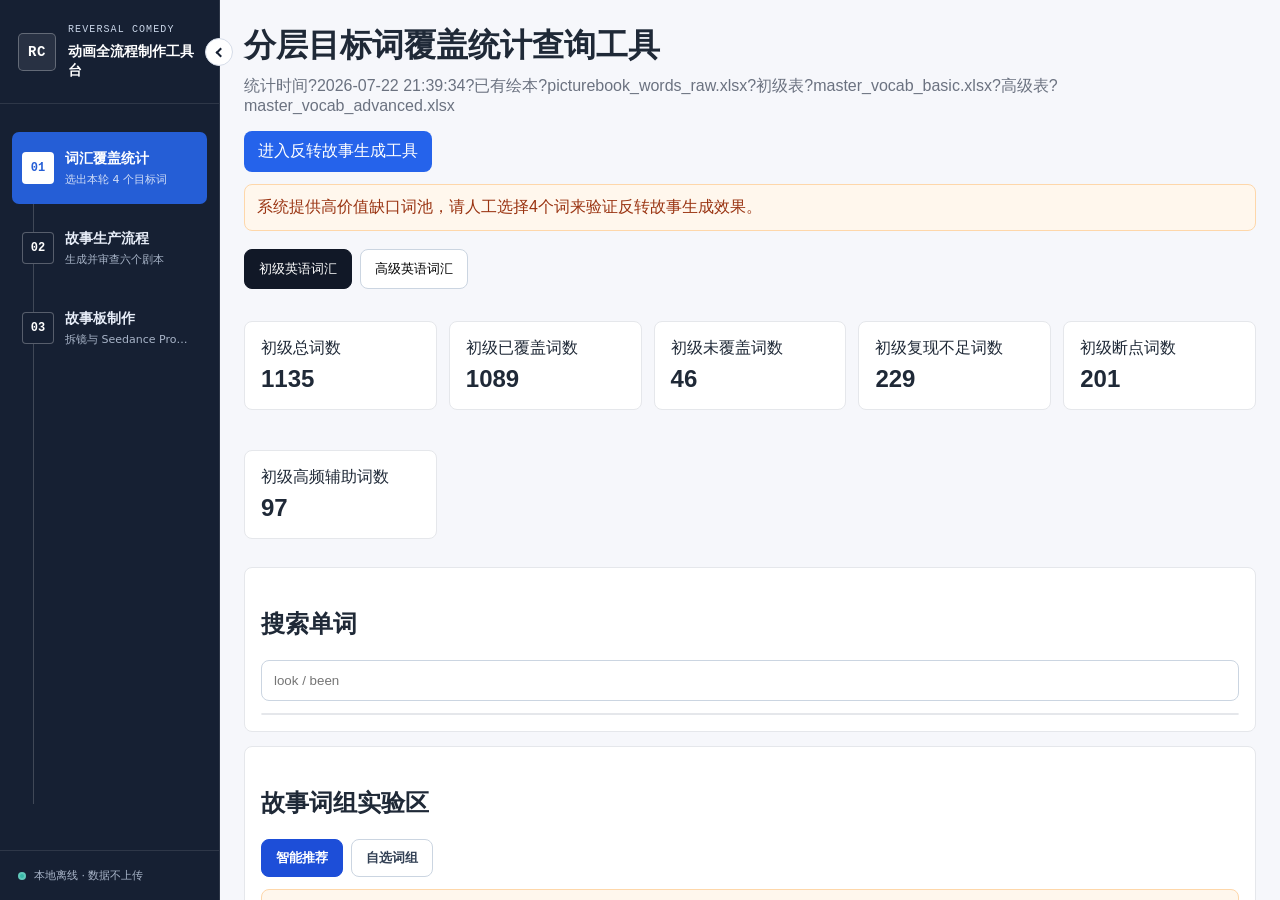
<file: index.html>
<!doctype html>
<html lang="zh-CN">
<head>
  <meta charset="utf-8">
  <meta name="viewport" content="width=device-width, initial-scale=1">
  <meta name="description" content="反转喜剧动画全流程制作工具台：词汇覆盖统计、故事生产流程与故事板制作。">
  <link rel="canonical" href="https://hanfeiqing-code.github.io/reversal-comedy-workbench/">
  <link rel="icon" type="image/svg+xml" href="favicon.svg">
  <title>反转喜剧动画全流程制作工具台</title>
  <link rel="stylesheet" href="workbench.css">
  <script src="workbench.js" defer></script>
</head>
<body>
  <div
    id="workbenchShell"
    class="workbench-shell"
    data-active-tool="coverage"
  >
    <aside class="workbench-sidebar" aria-label="动画制作流程">
      <div class="sidebar-brand">
        <span class="brand-mark" aria-hidden="true">RC</span>
        <div class="brand-copy">
          <p class="brand-eyebrow">REVERSAL COMEDY</p>
          <p class="brand-title">动画全流程制作工具台</p>
        </div>
      </div>

      <button
        id="sidebarToggle"
        class="sidebar-toggle"
        type="button"
        aria-expanded="true"
        aria-label="收起工具栏"
        title="收起工具栏"
      >
        <span class="toggle-icon" aria-hidden="true"></span>
      </button>

      <nav
        class="tool-nav"
        role="tablist"
        aria-label="制作阶段"
        aria-orientation="vertical"
      >
        <button
          id="toolTabCoverage"
          class="tool-tab is-active"
          type="button"
          role="tab"
          data-tool-tab="coverage"
          data-tooltip="词汇覆盖统计"
          aria-controls="toolPanelCoverage"
          aria-selected="true"
          tabindex="0"
          title="词汇覆盖统计"
        >
          <span class="tool-step" aria-hidden="true">01</span>
          <span class="tool-copy">
            <span class="tool-label">词汇覆盖统计</span>
            <span class="tool-description">选出本轮 4 个目标词</span>
          </span>
        </button>

        <button
          id="toolTabProduction"
          class="tool-tab"
          type="button"
          role="tab"
          data-tool-tab="production"
          data-tooltip="故事生产流程"
          aria-controls="toolPanelProduction"
          aria-selected="false"
          tabindex="-1"
          title="故事生产流程"
        >
          <span class="tool-step" aria-hidden="true">02</span>
          <span class="tool-copy">
            <span class="tool-label">故事生产流程</span>
            <span class="tool-description">生成并审查六个剧本</span>
          </span>
        </button>

        <button
          id="toolTabStoryboard"
          class="tool-tab"
          type="button"
          role="tab"
          data-tool-tab="storyboard"
          data-tooltip="故事板制作"
          aria-controls="toolPanelStoryboard"
          aria-selected="false"
          tabindex="-1"
          title="故事板制作"
        >
          <span class="tool-step" aria-hidden="true">03</span>
          <span class="tool-copy">
            <span class="tool-label">故事板制作</span>
            <span class="tool-description">拆镜与 Seedance Prompt</span>
          </span>
        </button>
      </nav>

      <footer class="sidebar-footer">
        <span class="status-dot" aria-hidden="true"></span>
        <span class="offline-copy">本地离线 · 数据不上传</span>
      </footer>
    </aside>

    <main class="workbench-stage" aria-label="工具工作区">
      <section
        id="toolPanelCoverage"
        class="tool-panel is-active"
        role="tabpanel"
        data-tool-panel="coverage"
        aria-labelledby="toolTabCoverage"
      >
        <iframe
          class="tool-frame"
          data-tool-frame="coverage"
          data-src="outputs/coverage_reports/coverage_dashboard.html"
          title="词汇覆盖统计工具"
        ></iframe>
      </section>

      <section
        id="toolPanelProduction"
        class="tool-panel"
        role="tabpanel"
        data-tool-panel="production"
        aria-labelledby="toolTabProduction"
        hidden
      >
        <iframe
          class="tool-frame"
          data-tool-frame="production"
          data-src="app/index.html"
          title="故事生产流程工具"
        ></iframe>
      </section>

      <section
        id="toolPanelStoryboard"
        class="tool-panel"
        role="tabpanel"
        data-tool-panel="storyboard"
        aria-labelledby="toolTabStoryboard"
        hidden
      >
        <iframe
          class="tool-frame"
          data-tool-frame="storyboard"
          data-src="app/storyboard.html"
          title="故事板制作工具"
        ></iframe>
      </section>
    </main>
  </div>
</body>
</html>
</file>
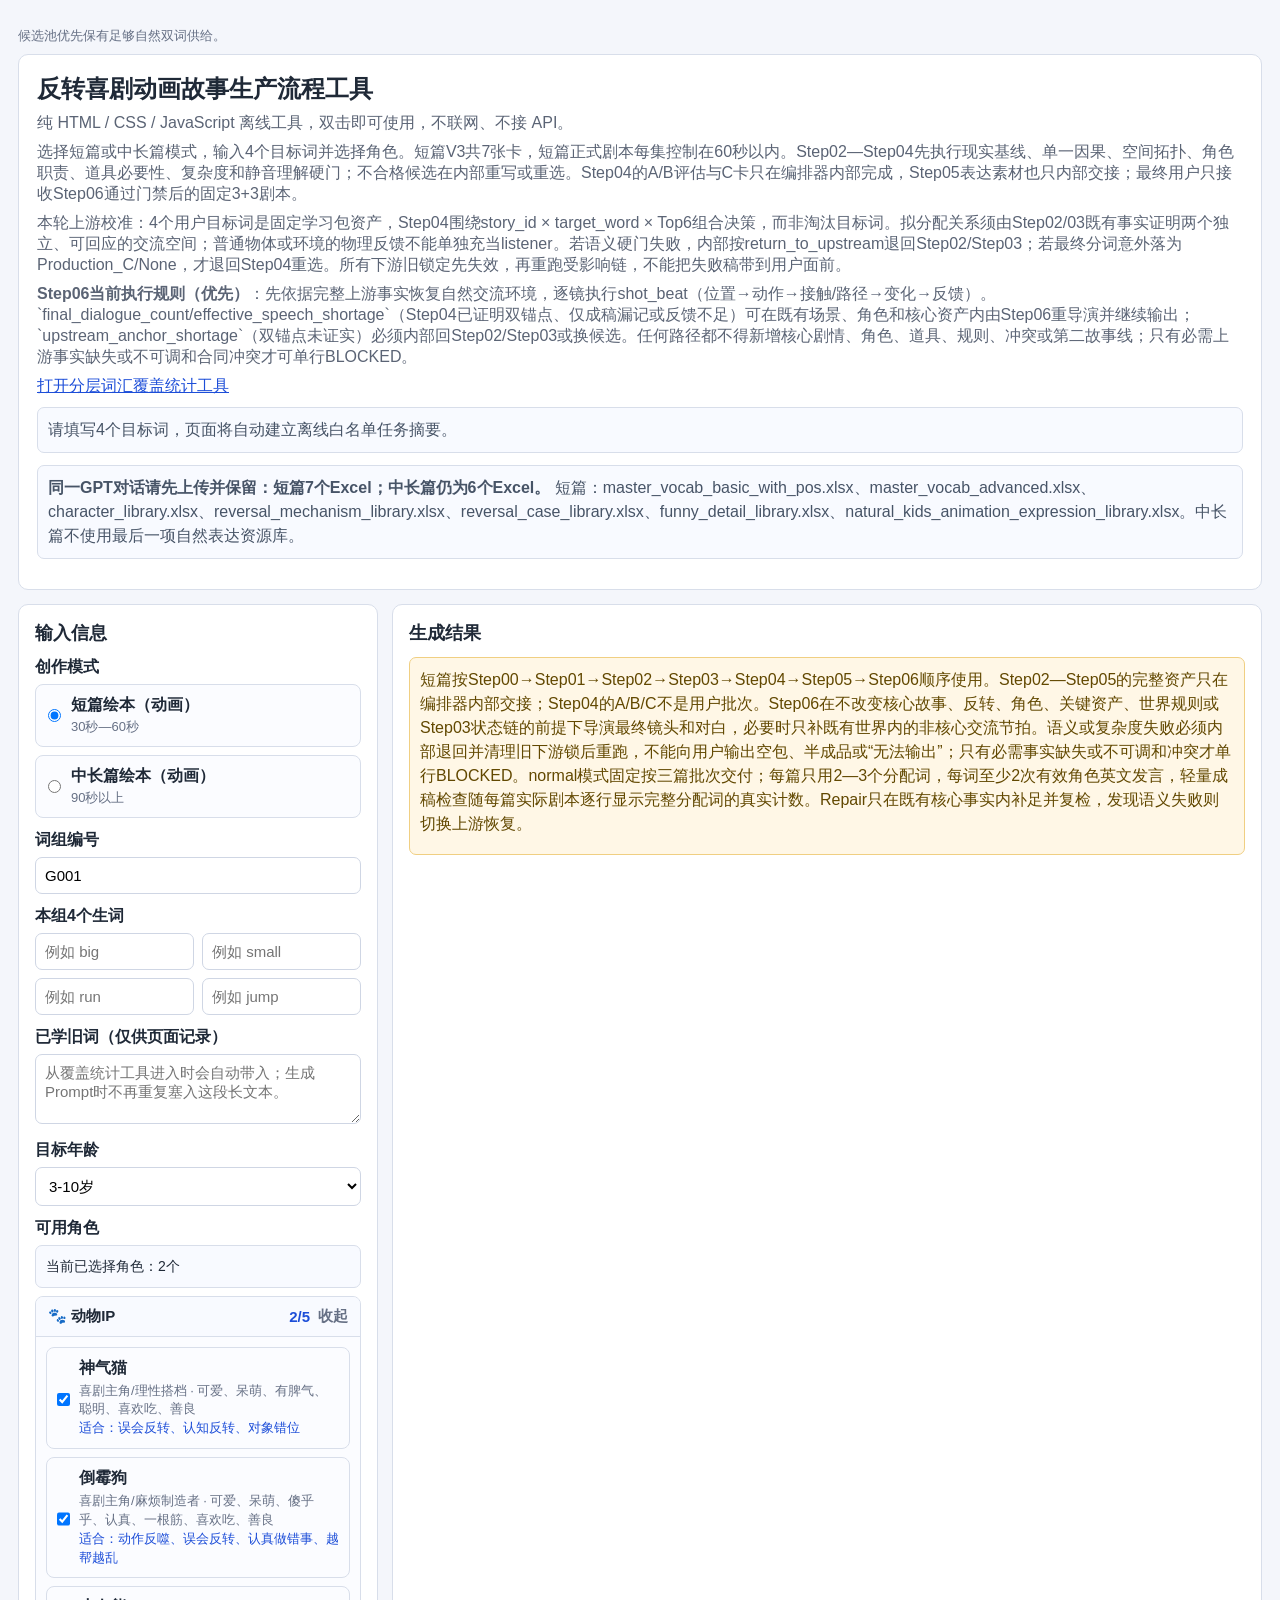
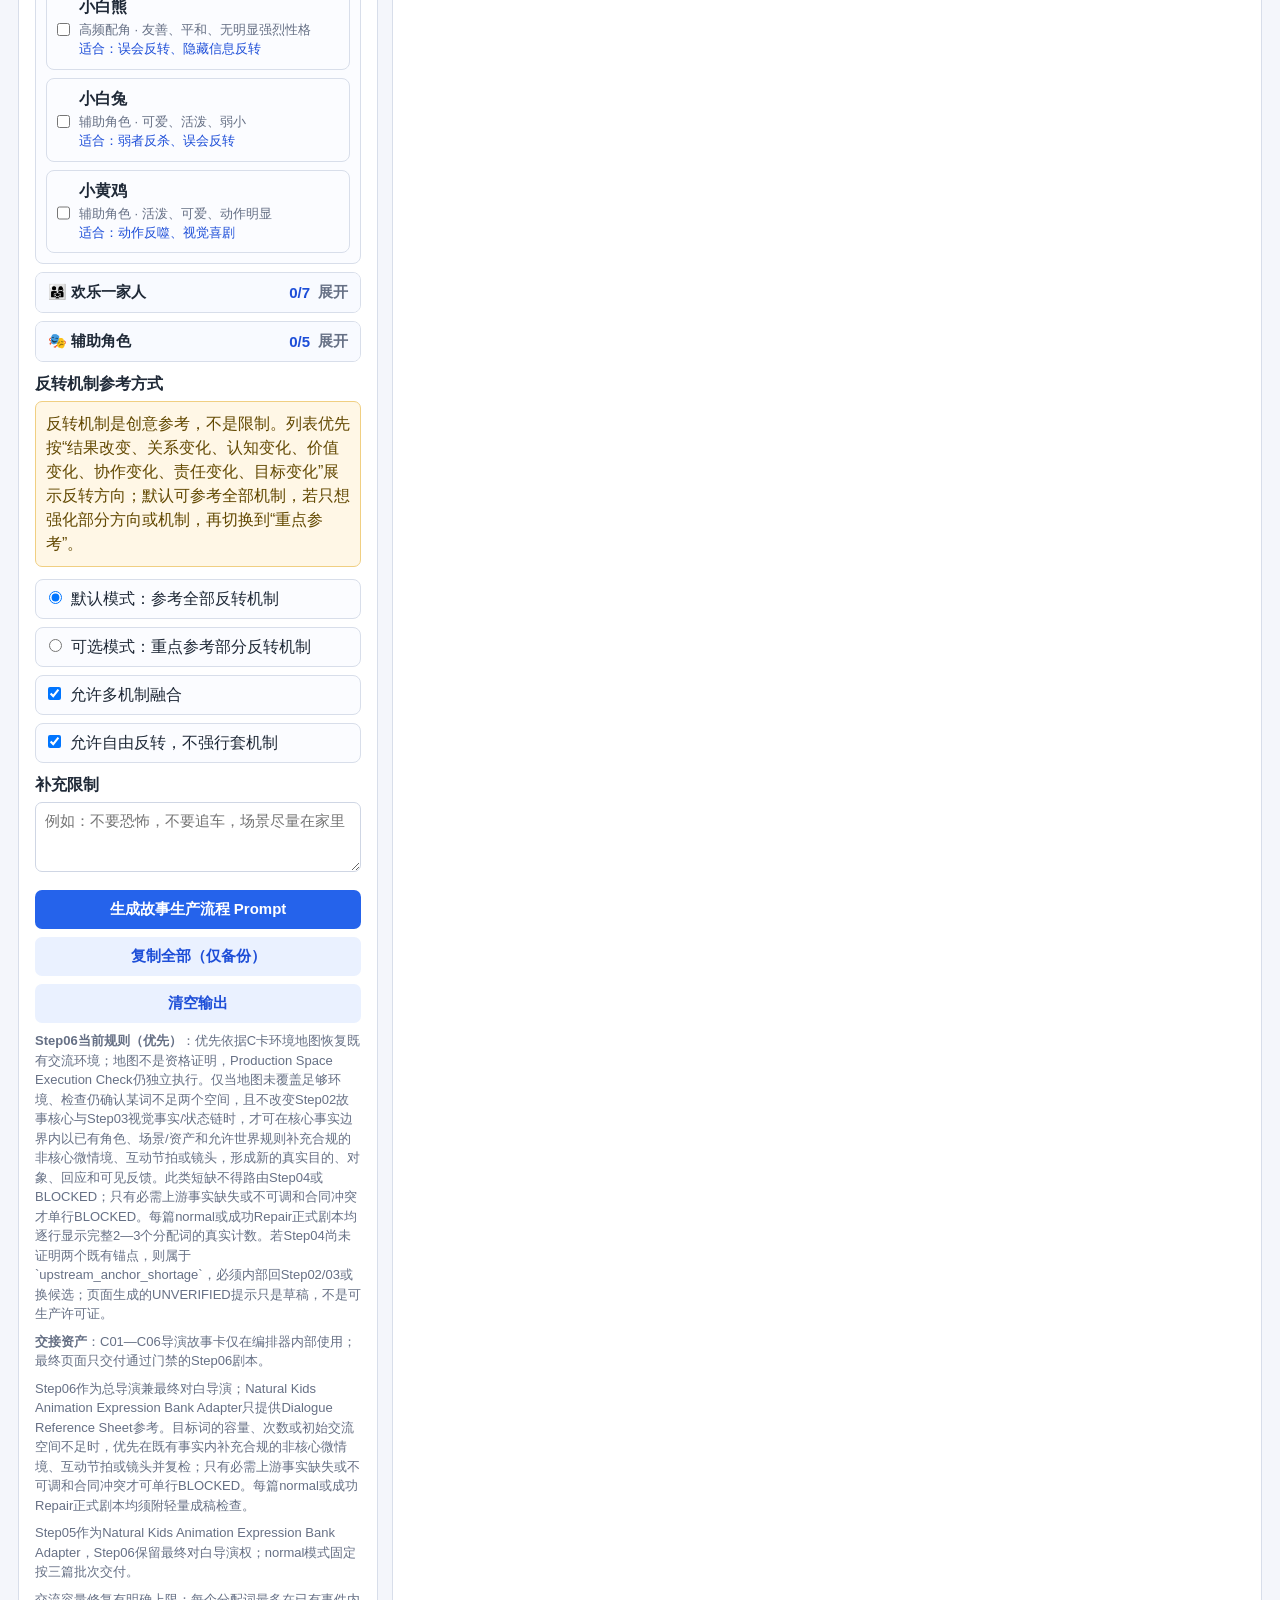
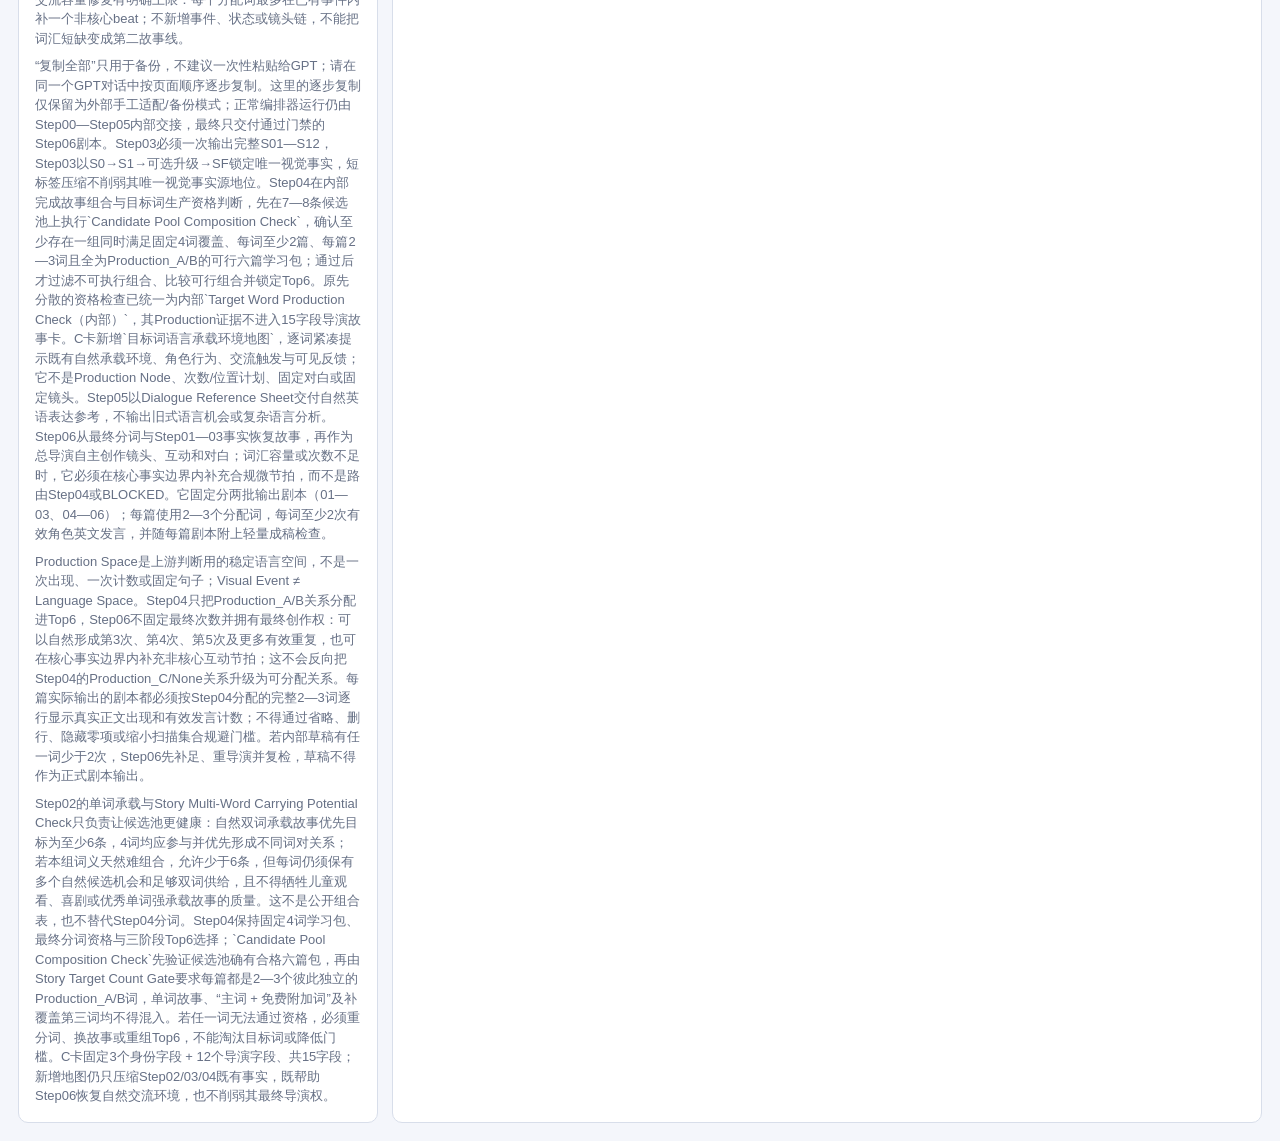
<file: app/index.html>
<!DOCTYPE html>
<html lang="zh-CN">
<head>
  <meta charset="UTF-8">
  <meta name="viewport" content="width=device-width, initial-scale=1.0">
  <title>低词汇量反转喜剧动画故事生产流程工具</title>
  <link rel="stylesheet" href="index.css">
</head>
<body>
  <main class="page">
    <p class="small-note">候选池优先保有足够自然双词供给。</p>
    <section class="top">
      <h1>反转喜剧动画故事生产流程工具</h1>
      <p>纯 HTML / CSS / JavaScript 离线工具，双击即可使用，不联网、不接 API。</p>
      <p>选择短篇或中长篇模式，输入4个目标词并选择角色。短篇V3共7张卡，短篇正式剧本每集控制在60秒以内。Step02—Step04先执行现实基线、单一因果、空间拓扑、角色职责、道具必要性、复杂度和静音理解硬门；不合格候选在内部重写或重选。Step04的A/B评估与C卡只在编排器内部完成，Step05表达素材也只内部交接；最终用户只接收Step06通过门禁后的固定3+3剧本。</p>
      <p>本轮上游校准：4个用户目标词是固定学习包资产，Step04围绕story_id × target_word × Top6组合决策，而非淘汰目标词。拟分配关系须由Step02/03既有事实证明两个独立、可回应的交流空间；普通物体或环境的物理反馈不能单独充当listener。若语义硬门失败，内部按return_to_upstream退回Step02/Step03；若最终分词意外落为Production_C/None，才退回Step04重选。所有下游旧锁定先失效，再重跑受影响链，不能把失败稿带到用户面前。</p>
      <p><strong>Step06当前执行规则（优先）</strong>：先依据完整上游事实恢复自然交流环境，逐镜执行shot_beat（位置→动作→接触/路径→变化→反馈）。`final_dialogue_count/effective_speech_shortage`（Step04已证明双锚点、仅成稿漏记或反馈不足）可在既有场景、角色和核心资产内由Step06重导演并继续输出；`upstream_anchor_shortage`（双锚点未证实）必须内部回Step02/Step03或换候选。任何路径都不得新增核心剧情、角色、道具、规则、冲突或第二故事线；只有必需上游事实缺失或不可调和合同冲突才可单行BLOCKED。</p>
      <p><a href="../outputs/coverage_reports/coverage_dashboard.html">打开分层词汇覆盖统计工具</a></p>
      <div id="taskModeNotice" class="hint" hidden></div>
      <div id="vocabularyContextPreview" class="vocab-context-card pending" role="status" aria-live="polite">
        词汇白名单上下文尚未建立。可从覆盖统计工具选择词组，或直接填入能在主词表中准确定位的4个词。
      </div>
      <div class="vocab-context-card pending">
        <strong>同一GPT对话请先上传并保留：短篇7个Excel；中长篇仍为6个Excel。</strong>
        短篇：master_vocab_basic_with_pos.xlsx、master_vocab_advanced.xlsx、character_library.xlsx、reversal_mechanism_library.xlsx、reversal_case_library.xlsx、funny_detail_library.xlsx、natural_kids_animation_expression_library.xlsx。中长篇不使用最后一项自然表达资源库。
      </div>
    </section>

    <div class="layout">
      <section class="panel left">
        <h2>输入信息</h2>
        <div id="errorBox" class="error" role="alert" aria-live="assertive"></div>

        <label>创作模式</label>
        <div class="story-mode-grid">
          <label class="story-mode-option">
            <input type="radio" name="storyMode" value="short" checked>
            <span>
              <span class="story-mode-title">短篇绘本（动画）</span>
              <span class="story-mode-duration">30秒—60秒</span>
            </span>
          </label>
          <label class="story-mode-option">
            <input type="radio" name="storyMode" value="long">
            <span>
              <span class="story-mode-title">中长篇绘本（动画）</span>
              <span class="story-mode-duration">90秒以上</span>
            </span>
          </label>
        </div>

        <label for="groupId">词组编号</label>
        <input id="groupId" type="text" value="G001">

        <label>本组4个生词</label>
        <div class="words">
          <input id="word1" type="text" placeholder="例如 big">
          <input id="word2" type="text" placeholder="例如 small">
          <input id="word3" type="text" placeholder="例如 run">
          <input id="word4" type="text" placeholder="例如 jump">
        </div>

        <label for="learnedWords">已学旧词（仅供页面记录）</label>
        <textarea id="learnedWords" placeholder="从覆盖统计工具进入时会自动带入；生成Prompt时不再重复塞入这段长文本。"></textarea>

        <label for="ageRange">目标年龄</label>
        <select id="ageRange">
          <option value="3-10岁">3-10岁</option>
          <option value="3-6岁">3-6岁</option>
          <option value="7-10岁">7-10岁</option>
        </select>

        <label>可用角色</label>
        <div id="characterSummary" class="role-summary">当前已选择角色：0个</div>
        <div id="characterList" class="role-grid"></div>

        <label>反转机制参考方式</label>
        <div class="tip">
          反转机制是创意参考，不是限制。列表优先按“结果改变、关系变化、认知变化、价值变化、协作变化、责任变化、目标变化”展示反转方向；默认可参考全部机制，若只想强化部分方向或机制，再切换到“重点参考”。
        </div>
        <label class="check">
          <input type="radio" name="templateMode" value="all" checked>
          默认模式：参考全部反转机制
        </label>
        <label class="check">
          <input type="radio" name="templateMode" value="partial">
          可选模式：重点参考部分反转机制
        </label>

        <div id="templateCheckboxBlock">
          <label>重点参考反转机制（可多选）</label>
          <div id="mechanismSummary" class="role-summary">当前已选择反转机制：0个</div>
          <div id="templateList" class="role-grid"></div>
        </div>

        <label class="check">
          <input id="allowFusion" type="checkbox" checked>
          允许多机制融合
        </label>
        <label class="check">
          <input id="allowFreeReversal" type="checkbox" checked>
          允许自由反转，不强行套机制
        </label>

        <label for="extraLimits">补充限制</label>
        <textarea id="extraLimits" placeholder="例如：不要恐怖，不要追车，场景尽量在家里"></textarea>

        <div class="buttons">
          <button type="button" id="generateButton">生成故事生产流程 Prompt</button>
          <button type="button" class="light" id="copyAllButton">复制全部（仅备份）</button>
          <button type="button" class="light" id="clearButton">清空输出</button>
        </div>

        <div class="small-note"><strong>Step06当前规则（优先）</strong>：优先依据C卡环境地图恢复既有交流环境；地图不是资格证明，Production Space Execution Check仍独立执行。仅当地图未覆盖足够环境、检查仍确认某词不足两个空间，且不改变Step02故事核心与Step03视觉事实/状态链时，才可在核心事实边界内以已有角色、场景/资产和允许世界规则补充合规的非核心微情境、互动节拍或镜头，形成新的真实目的、对象、回应和可见反馈。此类短缺不得路由Step04或BLOCKED；只有必需上游事实缺失或不可调和合同冲突才单行BLOCKED。每篇normal或成功Repair正式剧本均逐行显示完整2—3个分配词的真实计数。若Step04尚未证明两个既有锚点，则属于`upstream_anchor_shortage`，必须内部回Step02/03或换候选；页面生成的UNVERIFIED提示只是草稿，不是可生产许可证。</div>
        <div class="small-note"><strong>交接资产</strong>：C01—C06导演故事卡仅在编排器内部使用；最终页面只交付通过门禁的Step06剧本。</div>
        <div class="small-note">Step06作为总导演兼最终对白导演；Natural Kids Animation Expression Bank Adapter只提供Dialogue Reference Sheet参考。目标词的容量、次数或初始交流空间不足时，优先在既有事实内补充合规的非核心微情境、互动节拍或镜头并复检；只有必需上游事实缺失或不可调和合同冲突才可单行BLOCKED。每篇normal或成功Repair正式剧本均须附轻量成稿检查。</div>
        <div class="small-note">Step05作为Natural Kids Animation Expression Bank Adapter，Step06保留最终对白导演权；normal模式固定按三篇批次交付。</div>
        <div class="small-note">交流容量修复有明确上限：每个分配词最多在已有事件内补一个非核心beat；不新增事件、状态或镜头链，不能把词汇短缺变成第二故事线。</div>
        <div class="small-note">
          “复制全部”只用于备份，不建议一次性粘贴给GPT；请在同一个GPT对话中按页面顺序逐步复制。这里的逐步复制仅保留为外部手工适配/备份模式；正常编排器运行仍由Step00—Step05内部交接，最终只交付通过门禁的Step06剧本。Step03必须一次输出完整S01—S12，Step03以S0→S1→可选升级→SF锁定唯一视觉事实，短标签压缩不削弱其唯一视觉事实源地位。Step04在内部完成故事组合与目标词生产资格判断，先在7—8条候选池上执行`Candidate Pool Composition Check`，确认至少存在一组同时满足固定4词覆盖、每词至少2篇、每篇2—3词且全为Production_A/B的可行六篇学习包；通过后才过滤不可执行组合、比较可行组合并锁定Top6。原先分散的资格检查已统一为内部`Target Word Production Check（内部）`，其Production证据不进入15字段导演故事卡。C卡新增`目标词语言承载环境地图`，逐词紧凑提示既有自然承载环境、角色行为、交流触发与可见反馈；它不是Production Node、次数/位置计划、固定对白或固定镜头。Step05以Dialogue Reference Sheet交付自然英语表达参考，不输出旧式语言机会或复杂语言分析。Step06从最终分词与Step01—03事实恢复故事，再作为总导演自主创作镜头、互动和对白；词汇容量或次数不足时，它必须在核心事实边界内补充合规微节拍，而不是路由Step04或BLOCKED。它固定分两批输出剧本（01—03、04—06）；每篇使用2—3个分配词，每词至少2次有效角色英文发言，并随每篇剧本附上轻量成稿检查。
        </div>
        <div class="small-note">
          Production Space是上游判断用的稳定语言空间，不是一次出现、一次计数或固定句子；Visual Event ≠ Language Space。Step04只把Production_A/B关系分配进Top6，Step06不固定最终次数并拥有最终创作权：可以自然形成第3次、第4次、第5次及更多有效重复，也可在核心事实边界内补充非核心互动节拍；这不会反向把Step04的Production_C/None关系升级为可分配关系。每篇实际输出的剧本都必须按Step04分配的完整2—3词逐行显示真实正文出现和有效发言计数；不得通过省略、删行、隐藏零项或缩小扫描集合规避门槛。若内部草稿有任一词少于2次，Step06先补足、重导演并复检，草稿不得作为正式剧本输出。
        </div>
        <div class="small-note">
          Step02的单词承载与Story Multi-Word Carrying Potential Check只负责让候选池更健康：自然双词承载故事优先目标为至少6条，4词均应参与并优先形成不同词对关系；若本组词义天然难组合，允许少于6条，但每词仍须保有多个自然候选机会和足够双词供给，且不得牺牲儿童观看、喜剧或优秀单词强承载故事的质量。这不是公开组合表，也不替代Step04分词。Step04保持固定4词学习包、最终分词资格与三阶段Top6选择；`Candidate Pool Composition Check`先验证候选池确有合格六篇包，再由Story Target Count Gate要求每篇都是2—3个彼此独立的Production_A/B词，单词故事、“主词 + 免费附加词”及补覆盖第三词均不得混入。若任一词无法通过资格，必须重分词、换故事或重组Top6，不能淘汰目标词或降低门槛。C卡固定3个身份字段 + 12个导演字段、共15字段；新增地图仍只压缩Step02/03/04既有事实，既帮助Step06恢复自然交流环境，也不削弱其最终导演权。
        </div>
      </section>

      <section class="panel">
        <h2>生成结果</h2>
        <div class="tip">
        短篇按Step00→Step01→Step02→Step03→Step04→Step05→Step06顺序使用。Step02—Step05的完整资产只在编排器内部交接；Step04的A/B/C不是用户批次。Step06在不改变核心故事、反转、角色、关键资产、世界规则或Step03状态链的前提下导演最终镜头和对白，必要时只补既有世界内的非核心交流节拍。语义或复杂度失败必须内部退回并清理旧下游锁后重跑，不能向用户输出空包、半成品或“无法输出”；只有必需事实缺失或不可调和冲突才单行BLOCKED。normal模式固定按三篇批次交付；每篇只用2—3个分配词，每词至少2次有效角色英文发言，轻量成稿检查随每篇实际剧本逐行显示完整分配词的真实计数。Repair只在既有核心事实内补足并复检，发现语义失败则切换上游恢复。</p>
        </div>
        <div id="output"></div>
      </section>
    </div>
  </main>

  <div id="toast" class="toast" role="status" aria-live="polite">已复制</div>

  <script src="character_library_data.js"></script>
  <script src="reversal_mechanisms_data.js"></script>
  <script src="vocabulary_whitelist_data.js"></script>
  <script src="vocabulary_guard.js"></script>
  <script src="prompt_mode_data.js"></script>
  <script src="index_context.js"></script>
  <script src="index_selection_policy.js"></script>
  <script src="index_prompts.js"></script>
</body>
</html>
</file>
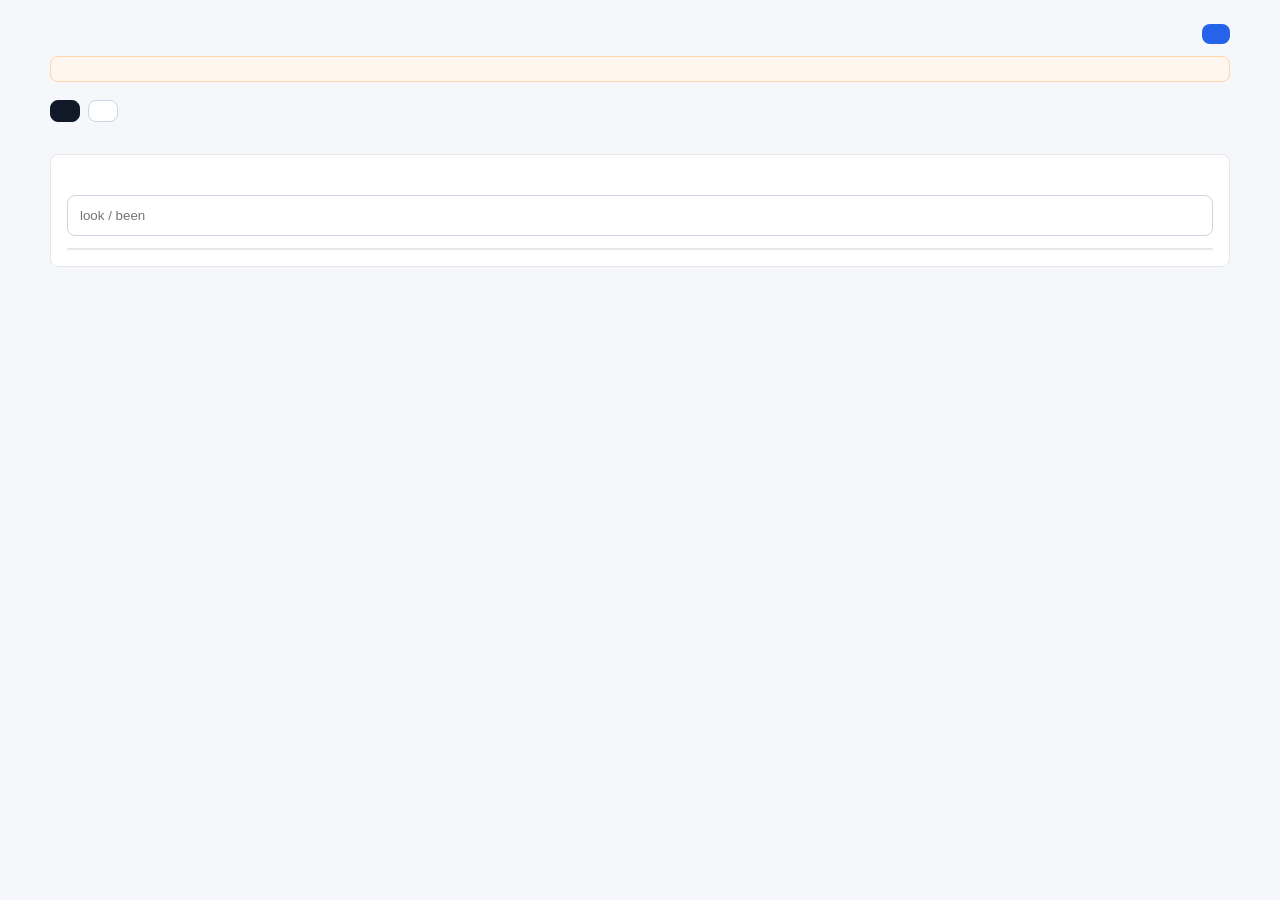
<file: app/coverage_dashboard.html>
﻿<!doctype html>
<html lang="zh-CN">
<head>
  <meta charset="utf-8">
  <meta http-equiv="refresh" content="0; url=../outputs/coverage_reports/coverage_dashboard.html">
  <title>打开分层词汇覆盖统计工具</title>
</head>
<body>
  <p>正在打开最新的分层词汇覆盖统计工具。</p>
  <p><a href="../outputs/coverage_reports/coverage_dashboard.html">如果没有自动跳转，请点击这里。</a></p>
</body>
</html>
</file>
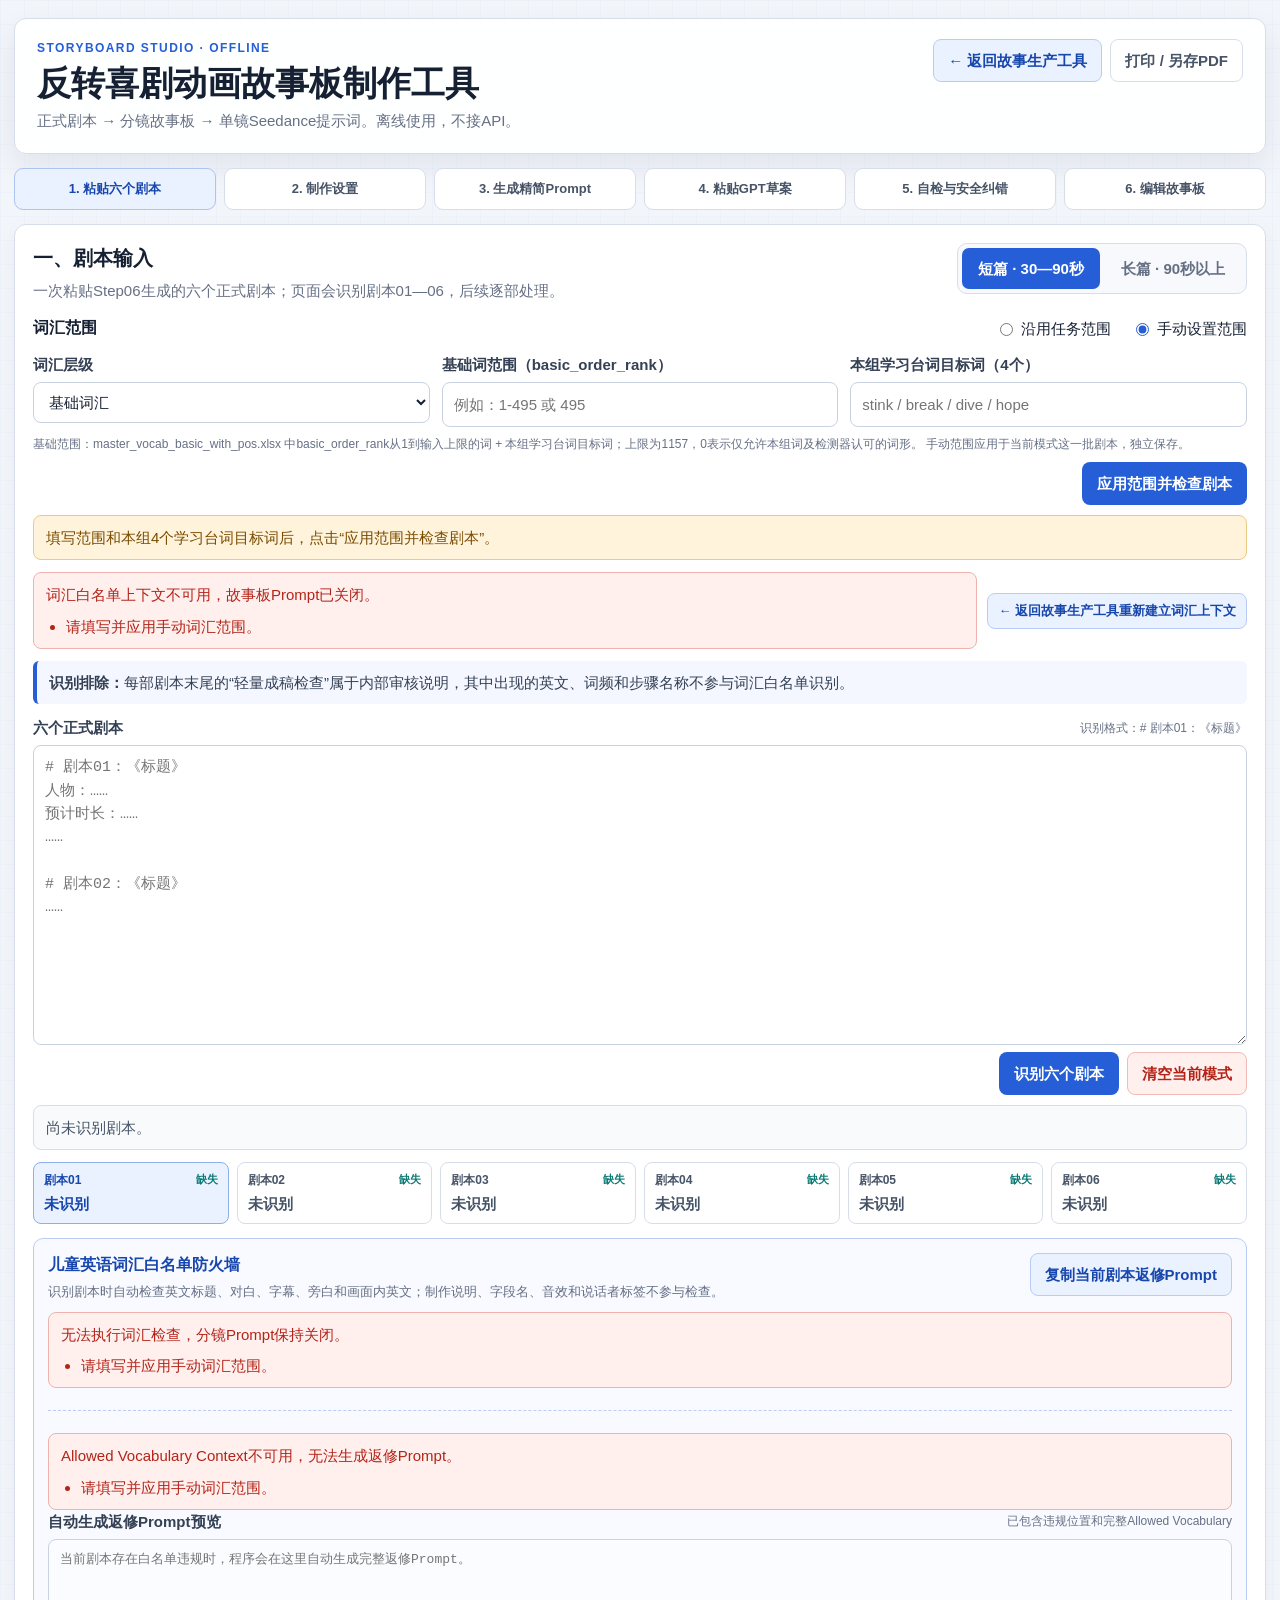
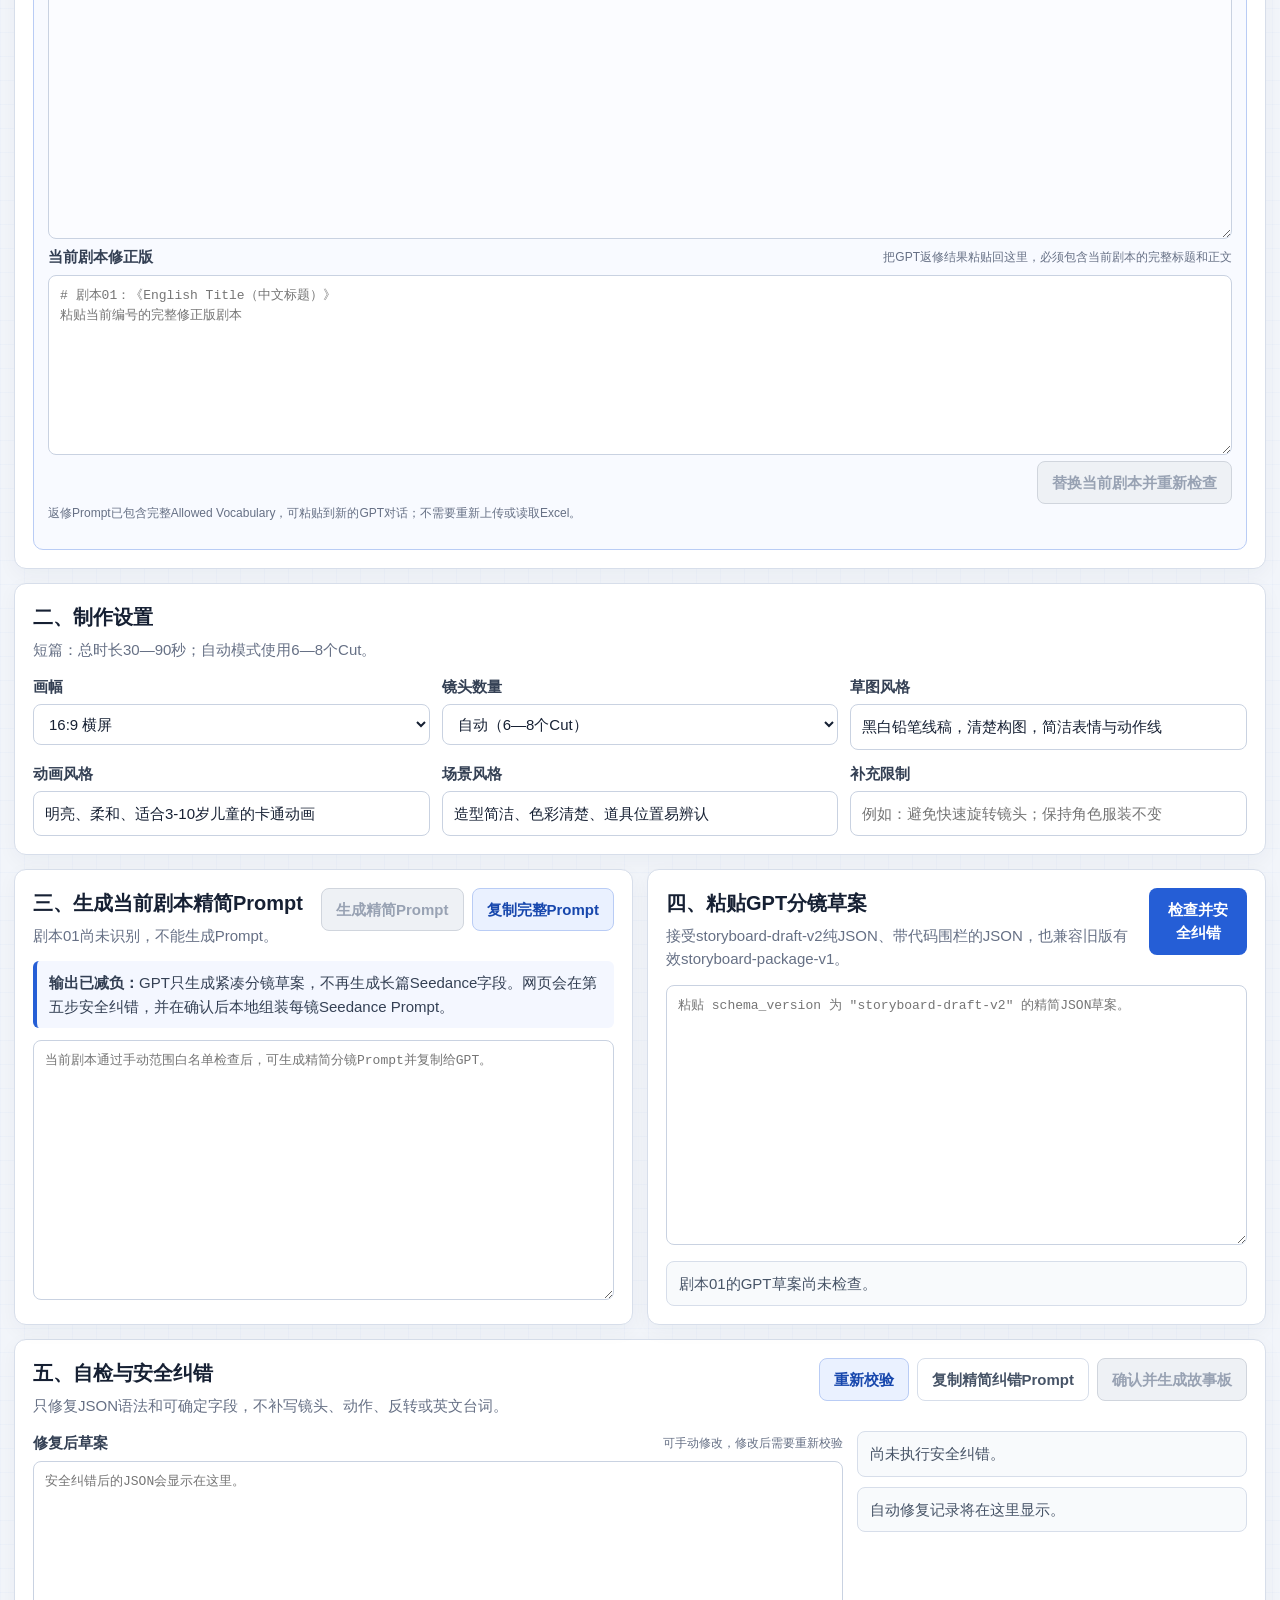
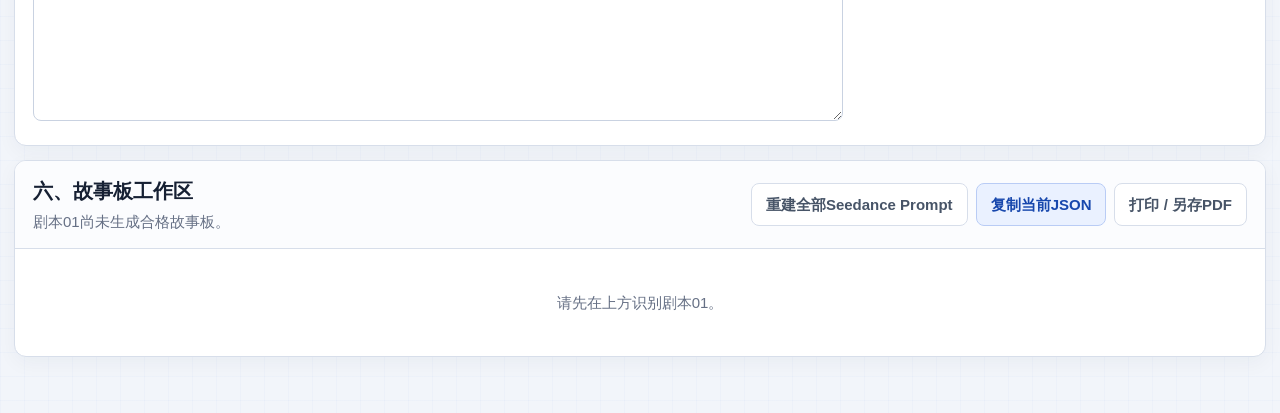
<file: app/storyboard.html>
<!DOCTYPE html>
<html lang="zh-CN">
<head>
  <meta charset="UTF-8">
  <meta name="viewport" content="width=device-width, initial-scale=1.0">
  <title>反转喜剧动画故事板制作工具</title>
  <meta name="description" content="将短篇或长篇正式剧本转换为分镜故事板与逐镜Seedance提示词的离线工具。">
  <link rel="stylesheet" href="storyboard.css">
</head>
<body>
  <main class="page-shell">
    <header class="app-header no-print">
      <div>
        <p class="eyebrow">Storyboard Studio · Offline</p>
        <h1>反转喜剧动画故事板制作工具</h1>
        <p class="subtitle">正式剧本 → 分镜故事板 → 单镜Seedance提示词。离线使用，不接API。</p>
      </div>
      <div class="header-actions">
        <a class="button-link secondary" href="index.html">← 返回故事生产工具</a>
        <button id="printTopButton" type="button" class="ghost">打印 / 另存PDF</button>
      </div>
    </header>

    <div class="workflow-strip no-print" aria-label="使用步骤">
      <div class="workflow-step active">1. 粘贴六个剧本</div>
      <div class="workflow-step">2. 制作设置</div>
      <div class="workflow-step">3. 生成精简Prompt</div>
      <div class="workflow-step">4. 粘贴GPT草案</div>
      <div class="workflow-step">5. 自检与安全纠错</div>
      <div class="workflow-step">6. 编辑故事板</div>
    </div>

    <section class="card no-print" aria-labelledby="script-input-title">
      <div class="card-heading">
        <div>
          <h2 id="script-input-title">一、剧本输入</h2>
          <p>一次粘贴Step06生成的六个正式剧本；页面会识别剧本01—06，后续逐部处理。</p>
        </div>
        <div class="mode-switch" role="radiogroup" aria-label="故事模式">
          <label class="mode-option">
            <input type="radio" name="storyboardMode" value="short">
            <span>短篇 · 30—90秒</span>
          </label>
          <label class="mode-option">
            <input type="radio" name="storyboardMode" value="long">
            <span>长篇 · 90秒以上</span>
          </label>
        </div>
      </div>

      <section class="vocabulary-scope" aria-labelledby="vocabulary-scope-title">
        <div class="vocabulary-scope-heading">
          <h3 id="vocabulary-scope-title">词汇范围</h3>
          <div class="vocabulary-source-options" role="radiogroup" aria-label="词汇范围来源">
            <label><input type="radio" name="vocabularySource" value="task" checked> 沿用任务范围</label>
            <label><input type="radio" name="vocabularySource" value="manual"> 手动设置范围</label>
          </div>
        </div>
        <div id="manualVocabularyFields" hidden>
          <div class="form-grid">
            <div class="field">
              <label class="field-label" for="manualVocabLevel">词汇层级</label>
              <select id="manualVocabLevel">
                <option value="basic">基础词汇</option>
                <option value="advanced">高级词汇</option>
              </select>
            </div>
            <div id="manualBasicRangeField" class="field">
              <label class="field-label" for="manualBasicRange">基础词范围（basic_order_rank）</label>
              <input id="manualBasicRange" type="text" placeholder="例如：1-495 或 495" aria-describedby="manualRangeHint">
            </div>
            <div id="manualAdvancedGroupField" class="field" hidden>
              <label class="field-label" for="manualAdvancedGroup">当前高级 Group</label>
              <input id="manualAdvancedGroup" type="text" inputmode="numeric" placeholder="例如：10" aria-describedby="manualRangeHint">
            </div>
            <div class="field">
              <label class="field-label" for="manualTargetWords">本组学习台词目标词（4个）</label>
              <input id="manualTargetWords" type="text" spellcheck="false" placeholder="stink / break / dive / hope">
            </div>
          </div>
          <p id="manualRangeHint" class="field-note"></p>
          <div class="card-actions">
            <button id="applyVocabularyRangeButton" type="button">应用范围并检查剧本</button>
          </div>
          <div id="manualVocabularyStatus" class="status-box" role="status" aria-live="polite"></div>
        </div>
      </section>

      <div class="vocabulary-context-panel">
        <div id="vocabularyContextStatus" class="status-box" role="status" aria-live="polite">
          正在读取当前模式的vocabulary-context-v1词汇上下文。
        </div>
        <a class="button-link secondary small-link" href="index.html">← 返回故事生产工具重新建立词汇上下文</a>
      </div>

      <div class="inline-notice">
        <strong>识别排除：</strong>每部剧本末尾的“轻量成稿检查”属于内部审核说明，其中出现的英文、词频和步骤名称不参与词汇白名单识别。
      </div>

      <label class="field-label" for="scriptsInput">
        <span>六个正式剧本</span>
        <span class="field-note">识别格式：# 剧本01：《标题》</span>
      </label>
      <textarea id="scriptsInput" spellcheck="false" placeholder="# 剧本01：《标题》&#10;人物：……&#10;预计时长：……&#10;……&#10;&#10;# 剧本02：《标题》&#10;……"></textarea>
      <div class="card-actions">
        <button id="parseScriptsButton" type="button">识别六个剧本</button>
        <button id="clearModeButton" type="button" class="danger">清空当前模式</button>
      </div>
      <div id="scriptParseStatus" class="status-box" role="status" aria-live="polite">尚未识别剧本。</div>
      <div id="scriptTabs" class="script-tabs" role="tablist" aria-label="剧本列表"></div>
      <section class="vocabulary-guard-panel" aria-labelledby="vocabulary-guard-title">
        <div class="guard-heading">
          <div>
            <h3 id="vocabulary-guard-title">儿童英语词汇白名单防火墙</h3>
            <p>识别剧本时自动检查英文标题、对白、字幕、旁白和画面内英文；制作说明、字段名、音效和说话者标签不参与检查。</p>
          </div>
          <button id="copyVocabularyRepairButton" type="button" class="secondary" disabled>复制当前剧本返修Prompt</button>
        </div>
        <div id="vocabularyGuardStatus" class="status-box" role="status" aria-live="polite">
          尚未执行词汇白名单检查。当前选中剧本通过后，即可生成分镜Prompt。
        </div>
        <div id="vocabularyViolationGroups" class="violation-groups"></div>
        <div class="vocabulary-repair-grid">
          <div id="vocabularyRepairSummary" class="status-box" role="status" aria-live="polite">
            完成白名单检测后，当前违规剧本的返修Prompt会自动显示。
          </div>
          <label class="field-label" for="vocabularyRepairPromptOutput">
            <span>自动生成返修Prompt预览</span>
            <span class="field-note">已包含违规位置和完整Allowed Vocabulary</span>
          </label>
          <textarea id="vocabularyRepairPromptOutput" readonly spellcheck="false" placeholder="当前剧本存在白名单违规时，程序会在这里自动生成完整返修Prompt。"></textarea>
          <label class="field-label" for="revisedScriptInput">
            <span>当前剧本修正版</span>
            <span class="field-note">把GPT返修结果粘贴回这里，必须包含当前剧本的完整标题和正文</span>
          </label>
          <textarea id="revisedScriptInput" spellcheck="false" placeholder="# 剧本01：《English Title（中文标题）》&#10;粘贴当前编号的完整修正版剧本"></textarea>
          <div class="card-actions">
            <button id="replaceRevisedScriptButton" type="button" disabled>替换当前剧本并重新检查</button>
          </div>
          <p class="field-note">返修Prompt已包含完整Allowed Vocabulary，可粘贴到新的GPT对话；不需要重新上传或读取Excel。</p>
        </div>
      </section>
    </section>

    <section class="card no-print" aria-labelledby="settings-title">
      <div class="card-heading">
        <div>
          <h2 id="settings-title">二、制作设置</h2>
          <p id="modePolicyText">短篇默认6—8个Cut；长篇至少10个Cut并随时长增加。</p>
        </div>
      </div>
      <div class="form-grid">
        <div class="field">
          <label class="field-label" for="aspectRatio">画幅</label>
          <select id="aspectRatio">
            <option value="16:9">16:9 横屏</option>
            <option value="9:16">9:16 竖屏</option>
            <option value="1:1">1:1 方形</option>
          </select>
        </div>
        <div class="field">
          <label class="field-label" for="cutPolicy">镜头数量</label>
          <select id="cutPolicy"></select>
        </div>
        <div class="field">
          <label class="field-label" for="sketchStyle">草图风格</label>
          <input id="sketchStyle" type="text" value="黑白铅笔线稿，清楚构图，简洁表情与动作线">
        </div>
        <div class="field">
          <label class="field-label" for="animationStyle">动画风格</label>
          <input id="animationStyle" type="text" value="明亮、柔和、适合3-10岁儿童的卡通动画">
        </div>
        <div class="field">
          <label class="field-label" for="sceneStyle">场景风格</label>
          <input id="sceneStyle" type="text" value="造型简洁、色彩清楚、道具位置易辨认">
        </div>
        <div class="field">
          <label class="field-label" for="extraLimits">补充限制</label>
          <input id="extraLimits" type="text" placeholder="例如：避免快速旋转镜头；保持角色服装不变">
        </div>
      </div>
    </section>

    <div class="split-layout no-print">
      <section class="card" aria-labelledby="prompt-title">
        <div class="card-heading">
          <div>
            <h2 id="prompt-title">三、生成当前剧本精简Prompt</h2>
            <p id="currentPromptStory">请先识别并选择一个剧本。</p>
          </div>
          <div class="card-actions">
            <button id="generatePromptButton" type="button" disabled>生成精简Prompt</button>
            <button id="copyPromptButton" type="button" class="secondary" disabled>复制完整Prompt</button>
          </div>
        </div>
        <div class="inline-notice"><strong>输出已减负：</strong>GPT只生成紧凑分镜草案，不再生成长篇Seedance字段。网页会在第五步安全纠错，并在确认后本地组装每镜Seedance Prompt。</div>
        <textarea id="promptOutput" spellcheck="false" placeholder="生成后的精简分镜Prompt会显示在这里；请完整复制到原生产流程同一GPT对话（已上传六个Excel）。"></textarea>
      </section>

      <section class="card" aria-labelledby="json-title">
        <div class="card-heading">
          <div>
            <h2 id="json-title">四、粘贴GPT分镜草案</h2>
            <p>接受storyboard-draft-v2纯JSON、带代码围栏的JSON，也兼容旧版有效storyboard-package-v1。</p>
          </div>
          <div class="card-actions">
            <button id="renderJsonButton" type="button">检查并安全纠错</button>
          </div>
        </div>
        <textarea id="jsonInput" spellcheck="false" placeholder='粘贴 schema_version 为 "storyboard-draft-v2" 的精简JSON草案。'></textarea>
        <div id="jsonStatus" class="status-box" role="status" aria-live="polite">尚未检查GPT草案。</div>
      </section>
    </div>

    <section class="card repair-card no-print" aria-labelledby="repair-title">
      <div class="card-heading">
        <div>
          <h2 id="repair-title">五、自检与安全纠错</h2>
          <p>只修复JSON语法和可确定字段，不补写镜头、动作、反转或英文台词。</p>
        </div>
        <div class="card-actions">
          <button id="revalidateButton" type="button" class="secondary" disabled>重新校验</button>
          <button id="copyCorrectionPromptButton" type="button" class="ghost" disabled>复制精简纠错Prompt</button>
          <button id="confirmBoardButton" type="button" disabled>确认并生成故事板</button>
        </div>
      </div>
      <div class="repair-layout">
        <div>
          <label class="field-label" for="repairedJsonOutput">
            <span>修复后草案</span>
            <span class="field-note">可手动修改，修改后需要重新校验</span>
          </label>
          <textarea id="repairedJsonOutput" spellcheck="false" placeholder="安全纠错后的JSON会显示在这里。"></textarea>
        </div>
        <div class="repair-report-stack">
          <div id="repairStatus" class="status-box" role="status" aria-live="polite">尚未执行安全纠错。</div>
          <div id="repairLog" class="status-box" role="status">自动修复记录将在这里显示。</div>
        </div>
      </div>
    </section>

    <section id="boardCard" class="card board-card" aria-labelledby="board-title">
      <div class="board-toolbar">
        <div class="board-title">
          <h2 id="board-title">六、故事板工作区</h2>
          <p id="boardSubtitle">选择一个已完成的剧本故事板进行查看与编辑。</p>
        </div>
        <div class="board-actions no-print">
          <button id="rebuildAllSeedanceButton" type="button" class="ghost">重建全部Seedance Prompt</button>
          <button id="copyStoryJsonButton" type="button" class="secondary">复制当前JSON</button>
          <button id="printButton" type="button" class="ghost">打印 / 另存PDF</button>
        </div>
      </div>
      <div id="boardContent" class="empty-board">尚未生成故事板。</div>
    </section>
  </main>

  <div id="toast" class="toast" role="status" aria-live="polite"></div>

  <script src="storyboard_prompt_data.js"></script>
  <script src="vocabulary_whitelist_data.js"></script>
  <script src="vocabulary_guard.js"></script>
  <script src="storyboard.js"></script>
</body>
</html>
</file>
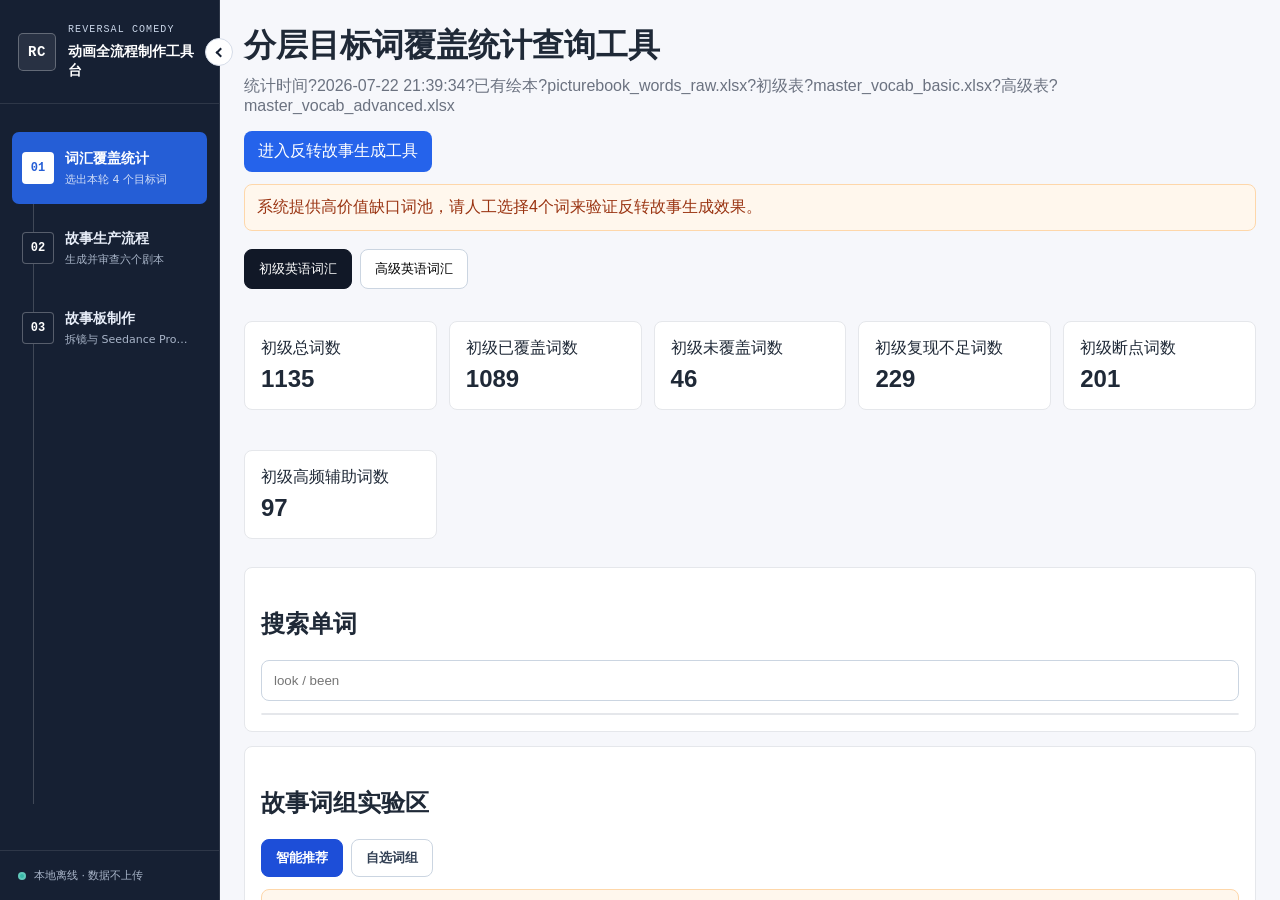
<file: app/workbench.html>
<!doctype html>
<html lang="zh-CN">
<head>
  <meta charset="utf-8">
  <meta name="viewport" content="width=device-width, initial-scale=1">
  <title>反转喜剧动画全流程制作工具台</title>
  <link rel="stylesheet" href="workbench.css">
  <script src="workbench.js" defer></script>
</head>
<body>
  <div
    id="workbenchShell"
    class="workbench-shell"
    data-active-tool="coverage"
  >
    <aside class="workbench-sidebar" aria-label="动画制作流程">
      <div class="sidebar-brand">
        <span class="brand-mark" aria-hidden="true">RC</span>
        <div class="brand-copy">
          <p class="brand-eyebrow">REVERSAL COMEDY</p>
          <p class="brand-title">动画全流程制作工具台</p>
        </div>
      </div>

      <button
        id="sidebarToggle"
        class="sidebar-toggle"
        type="button"
        aria-expanded="true"
        aria-label="收起工具栏"
        title="收起工具栏"
      >
        <span class="toggle-icon" aria-hidden="true"></span>
      </button>

      <nav
        class="tool-nav"
        role="tablist"
        aria-label="制作阶段"
        aria-orientation="vertical"
      >
        <button
          id="toolTabCoverage"
          class="tool-tab is-active"
          type="button"
          role="tab"
          data-tool-tab="coverage"
          data-tooltip="词汇覆盖统计"
          aria-controls="toolPanelCoverage"
          aria-selected="true"
          tabindex="0"
          title="词汇覆盖统计"
        >
          <span class="tool-step" aria-hidden="true">01</span>
          <span class="tool-copy">
            <span class="tool-label">词汇覆盖统计</span>
            <span class="tool-description">选出本轮 4 个目标词</span>
          </span>
        </button>

        <button
          id="toolTabProduction"
          class="tool-tab"
          type="button"
          role="tab"
          data-tool-tab="production"
          data-tooltip="故事生产流程"
          aria-controls="toolPanelProduction"
          aria-selected="false"
          tabindex="-1"
          title="故事生产流程"
        >
          <span class="tool-step" aria-hidden="true">02</span>
          <span class="tool-copy">
            <span class="tool-label">故事生产流程</span>
            <span class="tool-description">生成并审查六个剧本</span>
          </span>
        </button>

        <button
          id="toolTabStoryboard"
          class="tool-tab"
          type="button"
          role="tab"
          data-tool-tab="storyboard"
          data-tooltip="故事板制作"
          aria-controls="toolPanelStoryboard"
          aria-selected="false"
          tabindex="-1"
          title="故事板制作"
        >
          <span class="tool-step" aria-hidden="true">03</span>
          <span class="tool-copy">
            <span class="tool-label">故事板制作</span>
            <span class="tool-description">拆镜与 Seedance Prompt</span>
          </span>
        </button>
      </nav>

      <footer class="sidebar-footer">
        <span class="status-dot" aria-hidden="true"></span>
        <span class="offline-copy">本地离线 · 数据不上传</span>
      </footer>
    </aside>

    <main class="workbench-stage" aria-label="工具工作区">
      <section
        id="toolPanelCoverage"
        class="tool-panel is-active"
        role="tabpanel"
        data-tool-panel="coverage"
        aria-labelledby="toolTabCoverage"
      >
        <iframe
          class="tool-frame"
          data-tool-frame="coverage"
          data-src="../outputs/coverage_reports/coverage_dashboard.html"
          title="词汇覆盖统计工具"
        ></iframe>
      </section>

      <section
        id="toolPanelProduction"
        class="tool-panel"
        role="tabpanel"
        data-tool-panel="production"
        aria-labelledby="toolTabProduction"
        hidden
      >
        <iframe
          class="tool-frame"
          data-tool-frame="production"
          data-src="index.html"
          title="故事生产流程工具"
        ></iframe>
      </section>

      <section
        id="toolPanelStoryboard"
        class="tool-panel"
        role="tabpanel"
        data-tool-panel="storyboard"
        aria-labelledby="toolTabStoryboard"
        hidden
      >
        <iframe
          class="tool-frame"
          data-tool-frame="storyboard"
          data-src="storyboard.html"
          title="故事板制作工具"
        ></iframe>
      </section>
    </main>
  </div>
</body>
</html>
</file>
<file: workbench.css>
:root {
  --color-ink: #162033;
  --color-blue: #255ED6;
  --color-canvas: #F2F5FA;
  --color-paper: #FFFFFF;
  --color-offline: #38B9A8;
  --color-sidebar-text: #E8EEF9;
  --color-sidebar-muted: #A9B5C9;
  --sidebar-transition: 180ms ease;
  --font-body: "Microsoft YaHei", "微软雅黑", system-ui, -apple-system, BlinkMacSystemFont, sans-serif;
  --font-step: Consolas, "Courier New", monospace;
}

*,
*::before,
*::after {
  box-sizing: border-box;
}

html,
body {
  width: 100%;
  height: 100%;
  margin: 0;
  overflow: hidden;
}

body {
  background: var(--color-canvas);
  color: var(--color-ink);
  font-family: var(--font-body);
}

button,
iframe {
  font: inherit;
}

button {
  -webkit-tap-highlight-color: transparent;
}

.workbench-shell {
  width: 100%;
  height: 100vh;
  min-width: 0;
  overflow: hidden;
  display: grid;
  grid-template-columns: 220px minmax(0, 1fr);
  background: var(--color-canvas);
  transition: grid-template-columns var(--sidebar-transition);
}

@supports (height: 100dvh) {
  .workbench-shell {
    height: 100dvh;
  }
}

.workbench-shell.is-sidebar-collapsed {
  grid-template-columns: 52px minmax(0, 1fr);
}

.workbench-sidebar {
  position: relative;
  z-index: 2;
  display: flex;
  min-width: 0;
  min-height: 0;
  flex-direction: column;
  overflow: visible;
  background: var(--color-ink);
  color: var(--color-sidebar-text);
  border-right: 1px solid rgba(255, 255, 255, 0.1);
}

.sidebar-brand {
  display: grid;
  min-height: 104px;
  grid-template-columns: 38px minmax(0, 1fr);
  gap: 12px;
  align-items: center;
  padding: 22px 18px;
  overflow: hidden;
  border-bottom: 1px solid rgba(255, 255, 255, 0.1);
}

.brand-mark {
  display: grid;
  width: 38px;
  height: 38px;
  flex: 0 0 auto;
  place-items: center;
  border: 1px solid rgba(255, 255, 255, 0.28);
  border-radius: 5px;
  background: rgba(255, 255, 255, 0.08);
  color: var(--color-paper);
  font-family: var(--font-step);
  font-size: 14px;
  font-weight: 700;
  letter-spacing: 0.04em;
}

.brand-copy {
  min-width: 0;
}

.brand-eyebrow,
.brand-title {
  margin: 0;
}

.brand-eyebrow {
  overflow: hidden;
  color: #C9D5E8;
  font-family: var(--font-step);
  font-size: 10px;
  letter-spacing: 0.11em;
  line-height: 1.2;
  text-overflow: ellipsis;
  white-space: nowrap;
}

.brand-title {
  margin-top: 6px;
  color: var(--color-paper);
  font-size: 14px;
  font-weight: 700;
  line-height: 1.35;
}

.sidebar-toggle {
  position: absolute;
  top: 38px;
  right: -14px;
  z-index: 5;
  display: grid;
  width: 28px;
  height: 28px;
  padding: 0;
  place-items: center;
  border: 1px solid #D4DBE7;
  border-radius: 50%;
  background: var(--color-paper);
  color: var(--color-ink);
  cursor: pointer;
  transition: color var(--sidebar-transition), border-color var(--sidebar-transition), transform var(--sidebar-transition);
}

.sidebar-toggle:hover {
  border-color: var(--color-blue);
  color: var(--color-blue);
}

.sidebar-toggle:active {
  transform: scale(0.96);
}

.toggle-icon {
  width: 7px;
  height: 7px;
  border-bottom: 2px solid currentColor;
  border-left: 2px solid currentColor;
  transform: translateX(1px) rotate(45deg);
  transition: transform var(--sidebar-transition);
}

.is-sidebar-collapsed .toggle-icon {
  transform: translateX(-1px) rotate(225deg);
}

.tool-nav {
  position: relative;
  display: flex;
  min-height: 0;
  flex: 1 1 auto;
  flex-direction: column;
  gap: 8px;
  padding: 28px 12px;
}

.tool-nav::before {
  content: "";
  position: absolute;
  top: 46px;
  bottom: 46px;
  left: 33px;
  width: 1px;
  background: rgba(255, 255, 255, 0.18);
}

.tool-tab {
  position: relative;
  z-index: 1;
  display: grid;
  width: 100%;
  min-height: 72px;
  grid-template-columns: 32px minmax(0, 1fr);
  gap: 11px;
  align-items: center;
  padding: 10px;
  border: 0;
  border-radius: 7px;
  background: transparent;
  color: var(--color-sidebar-text);
  cursor: pointer;
  text-align: left;
  transition: background-color var(--sidebar-transition), color var(--sidebar-transition);
}

.tool-tab:hover {
  background: rgba(255, 255, 255, 0.08);
}

.tool-tab.is-active {
  background: var(--color-blue);
  color: var(--color-paper);
}

.tool-step {
  display: grid;
  width: 32px;
  height: 32px;
  place-items: center;
  border: 1px solid rgba(255, 255, 255, 0.28);
  border-radius: 4px;
  background: var(--color-ink);
  color: var(--color-paper);
  font-family: var(--font-step);
  font-size: 12px;
  font-weight: 700;
  line-height: 1;
}

.tool-tab.is-active .tool-step {
  border-color: rgba(255, 255, 255, 0.54);
  background: var(--color-paper);
  color: var(--color-blue);
}

.tool-copy {
  display: block;
  min-width: 0;
}

.tool-label,
.tool-description {
  display: block;
}

.tool-label {
  overflow: hidden;
  font-size: 14px;
  font-weight: 700;
  line-height: 1.4;
  text-overflow: ellipsis;
  white-space: nowrap;
}

.tool-description {
  margin-top: 4px;
  overflow: hidden;
  color: var(--color-sidebar-muted);
  font-size: 11px;
  line-height: 1.4;
  text-overflow: ellipsis;
  white-space: nowrap;
}

.tool-tab.is-active .tool-description {
  color: rgba(255, 255, 255, 0.8);
}

.sidebar-footer {
  display: flex;
  min-height: 50px;
  flex: 0 0 auto;
  gap: 8px;
  align-items: center;
  padding: 0 18px;
  overflow: hidden;
  border-top: 1px solid rgba(255, 255, 255, 0.1);
  color: var(--color-sidebar-muted);
  font-size: 11px;
  white-space: nowrap;
}

.status-dot {
  width: 8px;
  height: 8px;
  flex: 0 0 auto;
  border: 2px solid rgba(255, 255, 255, 0.2);
  border-radius: 50%;
  background: var(--color-offline);
}

.workbench-shell.is-sidebar-collapsed .sidebar-brand {
  min-height: 104px;
  grid-template-columns: 28px;
  justify-content: center;
  padding: 22px 12px;
}

.workbench-shell.is-sidebar-collapsed .brand-mark {
  width: 28px;
  height: 28px;
  font-size: 11px;
}

.workbench-shell.is-sidebar-collapsed .brand-copy,
.workbench-shell.is-sidebar-collapsed .tool-label,
.workbench-shell.is-sidebar-collapsed .tool-description,
.workbench-shell.is-sidebar-collapsed .offline-copy {
  position: absolute;
  width: 1px;
  height: 1px;
  overflow: hidden;
  clip: rect(0 0 0 0);
  opacity: 0;
  visibility: hidden;
  pointer-events: none;
}

.workbench-shell.is-sidebar-collapsed .tool-copy {
  display: none;
}

.workbench-shell.is-sidebar-collapsed .tool-nav {
  padding-right: 8px;
  padding-left: 8px;
}

.workbench-shell.is-sidebar-collapsed .tool-nav::before {
  left: 25px;
}

.workbench-shell.is-sidebar-collapsed .tool-tab {
  min-height: 60px;
  grid-template-columns: 28px;
  justify-content: center;
  padding: 6px 4px;
}

.workbench-shell.is-sidebar-collapsed .tool-step {
  width: 28px;
  height: 28px;
}

.workbench-shell.is-sidebar-collapsed .sidebar-footer {
  justify-content: center;
  padding: 0;
}

.workbench-shell.is-sidebar-collapsed [data-tooltip]::after {
  content: attr(data-tooltip);
  position: absolute;
  top: 50%;
  left: calc(100% + 12px);
  z-index: 20;
  width: max-content;
  max-width: 180px;
  padding: 7px 10px;
  border: 1px solid #D4DBE7;
  border-radius: 5px;
  background: var(--color-paper);
  color: var(--color-ink);
  font-size: 12px;
  line-height: 1.35;
  opacity: 0;
  pointer-events: none;
  transform: translate(4px, -50%);
  transition: opacity var(--sidebar-transition), transform var(--sidebar-transition);
  white-space: nowrap;
}

.workbench-shell.is-sidebar-collapsed [data-tooltip]:hover::after,
.workbench-shell.is-sidebar-collapsed [data-tooltip]:focus-visible::after {
  opacity: 1;
  transform: translate(0, -50%);
}

.workbench-stage {
  position: relative;
  min-width: 0;
  min-height: 0;
  overflow: hidden;
  background: var(--color-canvas);
  isolation: isolate;
}

.tool-panel {
  position: absolute;
  inset: 0;
  min-width: 0;
  min-height: 0;
  overflow: hidden;
  background: var(--color-paper);
}

.tool-panel[hidden] {
  display: none !important;
}

.tool-frame {
  display: block;
  width: 100%;
  height: 100%;
  border: 0;
  background: var(--color-paper);
}

:focus-visible {
  outline: 3px solid var(--color-offline);
  outline-offset: 3px;
}

@media (max-width: 720px) {
  .workbench-shell,
  .workbench-shell.is-sidebar-collapsed {
    grid-template-columns: 52px minmax(0, 1fr);
  }

  .workbench-sidebar {
    transition: width var(--sidebar-transition), box-shadow var(--sidebar-transition);
  }

  .workbench-shell:not(.is-sidebar-collapsed) .workbench-sidebar {
    width: 220px;
    box-shadow: 12px 0 24px rgba(15, 25, 43, 0.24);
  }

  .workbench-shell.is-sidebar-collapsed .workbench-sidebar {
    width: 52px;
    box-shadow: none;
  }
}

@media (prefers-reduced-motion: reduce) {
  *,
  *::before,
  *::after {
    scroll-behavior: auto !important;
    transition-duration: 0.01ms !important;
    animation-duration: 0.01ms !important;
    animation-iteration-count: 1 !important;
  }
}
</file>
<file: app/index.css>
:root {
  color-scheme: light;
  --bg: #f4f6fb;
  --panel: #ffffff;
  --line: #d8deea;
  --soft: #f8faff;
  --text: #1f2937;
  --muted: #667085;
  --blue: #2563eb;
  --blue-dark: #1d4ed8;
  --blue-soft: #eaf1ff;
  --teal: #0f766e;
  --danger: #a8071a;
  --danger-bg: #fff1f0;
  --warning: #624800;
  --warning-bg: #fff7e6;
}

* {
  box-sizing: border-box;
}

body {
  margin: 0;
  background: var(--bg);
  color: var(--text);
  font-family: Arial, "Microsoft YaHei", sans-serif;
  font-size: 16px;
}

.page {
  max-width: 1280px;
  margin: 0 auto;
  padding: 18px;
}

.top,
.panel {
  background: var(--panel);
  border: 1px solid var(--line);
  border-radius: 10px;
}

.top {
  padding: 18px;
  margin-bottom: 14px;
}

.panel {
  padding: 16px;
}

h1 {
  margin: 0 0 8px;
  font-size: 24px;
}

h2 {
  margin: 0 0 12px;
  font-size: 18px;
}

h3 {
  margin: 0;
  font-size: 16px;
}

p {
  margin: 0 0 8px;
  color: #5b6475;
}

a {
  color: var(--blue-dark);
}

.layout {
  display: grid;
  grid-template-columns: 360px minmax(0, 1fr);
  gap: 14px;
}

.left {
  align-self: start;
}

label {
  display: block;
  margin: 12px 0 6px;
  font-weight: 700;
}

input,
textarea,
select {
  width: 100%;
  border: 1px solid #cfd6e4;
  border-radius: 7px;
  padding: 9px;
  font: 15px Arial, "Microsoft YaHei", sans-serif;
  background: #fff;
}

textarea {
  min-height: 70px;
  resize: vertical;
}

.story-mode-grid,
.role-grid,
.buttons {
  display: grid;
  grid-template-columns: 1fr;
  gap: 8px;
}

.story-mode-grid {
  margin-bottom: 12px;
}

.story-mode-option,
.check,
.role-card {
  border: 1px solid var(--line);
  border-radius: 8px;
  background: #fbfcff;
  font-weight: 400;
  cursor: pointer;
}

.story-mode-option {
  display: grid;
  grid-template-columns: auto 1fr;
  align-items: center;
  gap: 10px;
  padding: 10px 12px;
  margin: 0;
}

.story-mode-option:hover,
.role-card:hover {
  border-color: #9bb8ff;
  background: #f3f7ff;
}

.story-mode-option input,
.check input,
.role-card input {
  width: auto;
}

.story-mode-option input {
  margin: 0;
}

.story-mode-title {
  display: block;
  font-weight: 700;
}

.story-mode-duration,
.small-note,
.role-meta {
  color: var(--muted);
  font-size: 13px;
}

.story-mode-duration {
  display: block;
  margin-top: 2px;
}

.words,
.checks {
  display: grid;
  grid-template-columns: 1fr 1fr;
  gap: 8px;
}

.check {
  padding: 8px;
  margin: 8px 0 0;
}

.check input {
  margin-right: 5px;
}

.role-summary,
.tip,
.vocab-context-card,
.error,
.mechanism-data-error {
  border-radius: 7px;
  padding: 10px;
  line-height: 1.5;
}

.role-summary {
  border: 1px solid var(--line);
  background: var(--soft);
  margin: 0 0 8px;
  font-size: 14px;
  white-space: pre-line;
}

.role-summary.warn,
.tip {
  border: 1px solid #f0cf82;
  background: var(--warning-bg);
  color: var(--warning);
}

.tip {
  margin-bottom: 12px;
}

.role-group {
  border: 1px solid var(--line);
  border-radius: 8px;
  background: #fbfcff;
  overflow: hidden;
}

.role-group-title {
  width: 100%;
  display: flex;
  align-items: center;
  justify-content: space-between;
  gap: 8px;
  border: 0;
  border-radius: 0;
  background: var(--soft);
  color: var(--text);
  padding: 10px 12px;
  font-size: 15px;
  font-weight: 700;
  text-align: left;
}

.role-group-title:hover {
  background: #eef5ff;
}

.role-group-name {
  flex: 1;
  min-width: 0;
}

.role-group-count {
  min-width: 42px;
  color: var(--blue-dark);
  text-align: right;
}

.role-group-arrow {
  min-width: 18px;
  color: var(--muted);
  text-align: right;
}

.role-group-body {
  display: none;
  grid-template-columns: 1fr;
  gap: 8px;
  padding: 10px;
  border-top: 1px solid var(--line);
}

.role-group.open .role-group-body {
  display: grid;
}

.role-card {
  display: grid;
  grid-template-columns: auto 1fr;
  gap: 9px;
  padding: 10px;
  margin: 0;
}

.role-card input {
  margin: 3px 0 0;
}

.role-name {
  margin-bottom: 3px;
  font-weight: 700;
}

.role-meta,
.role-recommend,
.mechanism-formula {
  line-height: 1.45;
}

.role-recommend,
.mechanism-formula {
  color: var(--blue-dark);
  font-size: 13px;
}

.mechanism-data-error,
.error {
  border: 1px solid #f5b5ae;
  background: var(--danger-bg);
  color: var(--danger);
}

.buttons {
  margin-top: 14px;
}

button {
  border: 0;
  border-radius: 7px;
  background: var(--blue);
  color: #fff;
  padding: 10px 12px;
  font-size: 15px;
  font-weight: 700;
  cursor: pointer;
}

button:hover {
  background: var(--blue-dark);
}

button.light {
  background: var(--blue-soft);
  color: var(--blue-dark);
}

button.light:hover {
  background: #dbeafe;
}

.vocab-context-card {
  margin: 10px 0 12px;
  border: 1px solid #9ed9d2;
  color: #126158;
  background: #edf9f7;
}

.vocab-context-card.pending {
  color: #475467;
  border-color: var(--line);
  background: var(--soft);
}

.vocab-context-card.error-state {
  color: var(--danger);
  border-color: #f5b5ae;
  background: var(--danger-bg);
}

.hint {
  margin: 10px 0;
  padding: 10px;
  border-left: 4px solid var(--blue);
  border-radius: 4px;
  color: #334155;
  background: #eef5ff;
  line-height: 1.5;
}

.error {
  display: none;
  margin-bottom: 10px;
}

.step {
  margin-bottom: 12px;
  overflow: hidden;
  border: 1px solid var(--line);
  border-radius: 8px;
  background: #fff;
}

.step-title {
  display: flex;
  align-items: center;
  justify-content: space-between;
  gap: 8px;
  padding: 10px;
  border-bottom: 1px solid var(--line);
  background: var(--soft);
}

.step-heading {
  display: flex;
  flex-direction: column;
  align-items: flex-start;
  gap: 4px;
  min-width: 0;
}

.step-mode {
  display: inline-block;
  border: 1px solid #b9cef8;
  border-radius: 999px;
  background: var(--blue-soft);
  color: var(--blue-dark);
  padding: 3px 8px;
  font-size: 12px;
}

.step-actions {
  display: flex;
  flex-wrap: wrap;
  justify-content: flex-end;
  gap: 8px;
  margin-left: auto;
}

.step-actions button {
  padding: 7px 10px;
  font-size: 13px;
}

.step-actions .storyboard-jump {
  background: var(--teal);
  color: #fff;
}

.step-actions .storyboard-jump:hover {
  background: #115e59;
}

.prompt-box {
  width: 100%;
  min-height: 230px;
  border: 0;
  border-radius: 0;
  padding: 12px;
  font: 14px/1.55 Consolas, "Microsoft YaHei", monospace;
  background: #fff;
}

.small-note {
  margin-top: 8px;
  line-height: 1.5;
}

.toast {
  display: none;
  position: fixed;
  right: 16px;
  bottom: 16px;
  z-index: 99;
  border-radius: 7px;
  background: #111827;
  color: #fff;
  padding: 10px 14px;
}

@media (max-width: 900px) {
  .layout {
    grid-template-columns: 1fr;
  }
}

@media (max-width: 520px) {
  .page {
    padding: 10px;
  }

  .words,
  .checks {
    grid-template-columns: 1fr;
  }

  .step-title {
    align-items: flex-start;
    flex-direction: column;
  }

  .step-actions {
    margin-left: 0;
    justify-content: flex-start;
  }
}
</file>
<file: app/storyboard.css>
:root {
  --ink: #162033;
  --muted: #667085;
  --line: #d7deea;
  --line-strong: #aeb9ca;
  --paper: #ffffff;
  --canvas: #f2f5fa;
  --blue: #255ed6;
  --blue-dark: #1747ad;
  --blue-soft: #eaf1ff;
  --teal: #0b7a75;
  --teal-soft: #e6f7f5;
  --amber: #a85f00;
  --amber-soft: #fff4db;
  --red: #b42318;
  --red-soft: #fff0ee;
  --shadow: 0 12px 30px rgba(31, 47, 77, 0.08);
}

* { box-sizing: border-box; }

html { scroll-behavior: smooth; }

body {
  margin: 0;
  color: var(--ink);
  background:
    linear-gradient(rgba(37, 94, 214, 0.025) 1px, transparent 1px),
    linear-gradient(90deg, rgba(37, 94, 214, 0.025) 1px, transparent 1px),
    var(--canvas);
  background-size: 24px 24px;
  font-family: Arial, "Microsoft YaHei", sans-serif;
  font-size: 15px;
  line-height: 1.55;
}

button, input, textarea, select { font: inherit; }

button, .button-link {
  min-height: 40px;
  border: 1px solid transparent;
  border-radius: 8px;
  padding: 9px 14px;
  color: #fff;
  background: var(--blue);
  font-weight: 700;
  cursor: pointer;
  text-decoration: none;
  transition: background .16s ease, border-color .16s ease, transform .16s ease;
}

button:hover, .button-link:hover { background: var(--blue-dark); }
button:active, .button-link:active { transform: translateY(1px); }
button:disabled {
  color: #98a2b3;
  border-color: #d0d5dd;
  background: #eef1f5;
  cursor: not-allowed;
  transform: none;
}
button:focus-visible, .button-link:focus-visible, input:focus-visible,
textarea:focus-visible, select:focus-visible, summary:focus-visible {
  outline: 3px solid rgba(37, 94, 214, .22);
  outline-offset: 2px;
}

button.secondary, .button-link.secondary {
  color: var(--blue-dark);
  border-color: #b9ccf5;
  background: var(--blue-soft);
}

button.secondary:hover, .button-link.secondary:hover { background: #dbe7ff; }

button.ghost {
  color: #475467;
  border-color: var(--line);
  background: #fff;
}

button.ghost:hover { color: var(--ink); background: #f7f9fc; }

button.danger {
  color: var(--red);
  border-color: #f2bbb5;
  background: var(--red-soft);
}

button.danger:hover { background: #ffe3df; }

button.small {
  min-height: 32px;
  padding: 6px 10px;
  font-size: 13px;
}

.page-shell {
  width: min(1540px, calc(100% - 28px));
  margin: 0 auto;
  padding: 18px 0 42px;
}

.app-header {
  display: flex;
  align-items: flex-start;
  justify-content: space-between;
  gap: 20px;
  margin-bottom: 14px;
  padding: 20px 22px;
  border: 1px solid var(--line);
  border-radius: 12px;
  background: rgba(255,255,255,.96);
  box-shadow: var(--shadow);
}

.eyebrow {
  margin: 0 0 5px;
  color: var(--blue);
  font-size: 12px;
  font-weight: 800;
  letter-spacing: .12em;
  text-transform: uppercase;
}

h1, h2, h3, p { margin-top: 0; }
h1 { margin-bottom: 6px; font-size: clamp(24px, 3vw, 34px); line-height: 1.2; }
h2 { margin-bottom: 5px; font-size: 20px; }
h3 { margin-bottom: 5px; font-size: 16px; }

.subtitle { margin: 0; color: var(--muted); }

.header-actions {
  display: flex;
  flex-wrap: wrap;
  justify-content: flex-end;
  gap: 8px;
}

.workflow-strip {
  display: grid;
  grid-template-columns: repeat(6, 1fr);
  gap: 8px;
  margin-bottom: 14px;
}

.workflow-step {
  padding: 10px 12px;
  border: 1px solid var(--line);
  border-radius: 9px;
  color: #475467;
  background: #fff;
  text-align: center;
  font-size: 13px;
  font-weight: 700;
}

.workflow-step.active {
  color: var(--blue-dark);
  border-color: #adc3f1;
  background: var(--blue-soft);
}

.card {
  margin-bottom: 14px;
  padding: 18px;
  border: 1px solid var(--line);
  border-radius: 12px;
  background: var(--paper);
  box-shadow: 0 6px 20px rgba(31,47,77,.045);
}

.card-heading {
  display: flex;
  align-items: flex-start;
  justify-content: space-between;
  gap: 16px;
  margin-bottom: 14px;
}

.card-heading p { margin: 0; color: var(--muted); }
.card-actions { display: flex; flex-wrap: wrap; justify-content: flex-end; gap: 8px; }

.mode-switch {
  display: inline-grid;
  grid-template-columns: 1fr 1fr;
  gap: 4px;
  padding: 4px;
  border: 1px solid var(--line);
  border-radius: 10px;
  background: #f7f9fc;
}

.mode-option { position: relative; margin: 0; cursor: pointer; }
.mode-option input { position: absolute; opacity: 0; pointer-events: none; }
.mode-option span {
  display: block;
  min-width: 138px;
  padding: 9px 13px;
  border-radius: 7px;
  color: #667085;
  text-align: center;
  font-weight: 700;
}
.mode-option input:checked + span { color: #fff; background: var(--blue); }

.form-grid {
  display: grid;
  grid-template-columns: repeat(3, minmax(0,1fr));
  gap: 12px;
}

.field { min-width: 0; }
.field.span-2 { grid-column: span 2; }
.field.span-3 { grid-column: 1 / -1; }

label.field-label {
  display: flex;
  align-items: center;
  justify-content: space-between;
  gap: 8px;
  margin-bottom: 6px;
  color: #344054;
  font-weight: 700;
}

.field-note { color: var(--muted); font-size: 12px; font-weight: 400; }

input[type="text"], textarea, select {
  width: 100%;
  border: 1px solid #c9d2e1;
  border-radius: 8px;
  padding: 10px 11px;
  color: var(--ink);
  background: #fff;
}

textarea { resize: vertical; min-height: 88px; }
#scriptsInput { min-height: 300px; font-family: Consolas, "Microsoft YaHei", monospace; line-height: 1.55; }
#promptOutput, #jsonInput, #repairedJsonOutput {
  min-height: 260px;
  font-family: Consolas, "Microsoft YaHei", monospace;
  font-size: 13px;
}

.status-box {
  margin-top: 10px;
  padding: 10px 12px;
  border: 1px solid var(--line);
  border-radius: 8px;
  color: #475467;
  background: #f8fafc;
}

.status-box.success { color: #126158; border-color: #9ed9d2; background: var(--teal-soft); }
.status-box.warn { color: #7a4b00; border-color: #ebca83; background: var(--amber-soft); }
.status-box.error { color: var(--red); border-color: #efb2ac; background: var(--red-soft); }

.vocabulary-context-panel {
  display: grid;
  grid-template-columns: minmax(0, 1fr) auto;
  gap: 10px;
  align-items: center;
  margin-bottom: 12px;
}

.vocabulary-context-panel .status-box { margin-top: 0; }
.small-link { min-height: 36px; padding: 7px 10px; font-size: 13px; }

.vocabulary-scope { margin-bottom: 12px; }
.vocabulary-scope-heading,
.vocabulary-source-options {
  display: flex;
  align-items: center;
  flex-wrap: wrap;
  gap: 10px 20px;
}
.vocabulary-scope-heading { justify-content: space-between; margin-bottom: 12px; }
.vocabulary-scope-heading h3 { margin: 0; }
.vocabulary-source-options label { display: flex; align-items: center; gap: 5px; cursor: pointer; }
.vocabulary-source-options input { accent-color: var(--blue); }
#manualVocabularyFields [hidden], #manualVocabularyFields[hidden] { display: none; }
#manualRangeHint { margin: 8px 0; overflow-wrap: anywhere; }
#manualVocabularyStatus, #vocabularyContextStatus { overflow-wrap: anywhere; }

.vocabulary-guard-panel {
  margin-top: 14px;
  padding: 14px;
  border: 1px solid #b9ccf5;
  border-radius: 10px;
  background: #f8faff;
}

.guard-heading {
  display: flex;
  align-items: flex-start;
  justify-content: space-between;
  gap: 12px;
}

.guard-heading h3 { margin: 0 0 4px; color: var(--blue-dark); }
.guard-heading p { margin: 0; color: var(--muted); font-size: 13px; }

.violation-groups {
  display: grid;
  grid-template-columns: repeat(2, minmax(0, 1fr));
  gap: 9px;
  margin-top: 10px;
}

.violation-groups.selected-only {
  grid-template-columns: minmax(0, 1fr);
}

.violation-group {
  min-width: 0;
  padding: 10px;
  border: 1px solid #efb2ac;
  border-radius: 8px;
  background: #fff;
}

.violation-group.valid { border-color: #9ed9d2; background: var(--teal-soft); }
.violation-group h4 { margin: 0 0 6px; font-size: 14px; }
.violation-group ul { margin: 0; padding-left: 18px; }
.violation-group li + li { margin-top: 5px; }
.violation-word { color: var(--red); font-weight: 800; }
.violation-meta { color: var(--muted); font-size: 12px; }
.violation-context {
  display: block;
  overflow-wrap: anywhere;
  margin-top: 2px;
  color: #475467;
  font-size: 12px;
}

.vocabulary-repair-grid {
  margin-top: 12px;
  padding-top: 12px;
  border-top: 1px dashed #b9ccf5;
}

#vocabularyRepairPromptOutput,
#revisedScriptInput {
  min-height: 180px;
  font-family: Consolas, "Microsoft YaHei", monospace;
  font-size: 13px;
}

#vocabularyRepairPromptOutput {
  min-height: 300px;
  max-height: 420px;
  overflow: auto;
  background: #fbfcff;
}

.script-tabs {
  display: grid;
  grid-template-columns: repeat(6, minmax(120px,1fr));
  gap: 8px;
  margin-top: 12px;
}

.script-tab {
  min-height: 54px;
  padding: 8px 10px;
  color: #475467;
  border: 1px solid var(--line);
  background: #fff;
  text-align: left;
}

.script-tab:hover { color: var(--ink); background: #f8faff; }
.script-tab.active { color: var(--blue-dark); border-color: #8eafe9; background: var(--blue-soft); }
.script-tab .tab-no { display: block; font-size: 12px; }
.script-tab .tab-title {
  display: block;
  overflow: hidden;
  margin-top: 2px;
  text-overflow: ellipsis;
  white-space: nowrap;
}
.script-tab .tab-state { float: right; color: var(--teal); font-size: 11px; }
.script-tab.vocab-invalid { border-color: #efb2ac; background: var(--red-soft); }
.script-tab.vocab-invalid .tab-state { color: var(--red); }
.script-tab.vocab-valid { border-color: #9ed9d2; }
.script-tab.vocab-valid .tab-state { color: var(--teal); }

.split-layout {
  display: grid;
  grid-template-columns: minmax(0,1fr) minmax(0,1fr);
  gap: 14px;
}

.inline-notice {
  margin-bottom: 12px;
  padding: 10px 12px;
  border-left: 4px solid var(--blue);
  border-radius: 6px;
  color: #344054;
  background: #f4f7ff;
}

.validation-list { margin: 8px 0 0; padding-left: 20px; }
.validation-list li + li { margin-top: 3px; }

.repair-layout {
  display: grid;
  grid-template-columns: minmax(0, 1.35fr) minmax(300px, .65fr);
  gap: 14px;
  align-items: start;
}
.repair-report-stack {
  display: grid;
  gap: 10px;
}
.repair-report-stack .status-box { margin-top: 0; }
#repairLog { max-height: 260px; overflow: auto; }

.board-card { padding: 0; overflow: hidden; }

.board-toolbar {
  display: flex;
  align-items: center;
  justify-content: space-between;
  gap: 14px;
  padding: 15px 18px;
  border-bottom: 1px solid var(--line);
  background: #fbfcfe;
}

.board-title { min-width: 0; }
.board-title h2 { margin: 0; }
.board-title p { margin: 3px 0 0; color: var(--muted); }
.board-actions { display: flex; flex-wrap: wrap; justify-content: flex-end; gap: 8px; }

.board-meta {
  display: grid;
  grid-template-columns: repeat(4, minmax(0,1fr));
  gap: 0;
  border-bottom: 1px solid var(--line);
}

.meta-item { padding: 12px 14px; border-right: 1px solid var(--line); }
.meta-item:last-child { border-right: 0; }
.meta-label { display: block; color: var(--muted); font-size: 12px; }
.meta-value { display: block; margin-top: 3px; font-weight: 700; }

.return-panel { padding: 28px; text-align: center; }
.return-panel strong { display: block; margin-bottom: 6px; color: var(--red); font-size: 20px; }

.board-scroll { overflow-x: auto; }

.storyboard-table {
  width: 100%;
  min-width: 1180px;
  border-collapse: collapse;
  table-layout: fixed;
}

.storyboard-table th {
  padding: 10px;
  border-right: 1px solid var(--line-strong);
  border-bottom: 2px solid #5b6573;
  background: #edf1f6;
  text-align: left;
  font-size: 13px;
}

.storyboard-table th:nth-child(1) { width: 15%; }
.storyboard-table th:nth-child(2) { width: 39%; }
.storyboard-table th:nth-child(3) { width: 16%; }
.storyboard-table th:nth-child(4) { width: 30%; }
.storyboard-table th:last-child { border-right: 0; }

.storyboard-table td {
  vertical-align: top;
  padding: 10px;
  border-right: 1px solid var(--line-strong);
  border-bottom: 1px solid var(--line-strong);
  background: #fff;
}

.storyboard-table td:last-child { border-right: 0; }

.cut-heading {
  min-width: 0;
  margin-bottom: 8px;
  padding-bottom: 7px;
  border-bottom: 1px dashed var(--line);
  font-weight: 800;
}

.cut-time-grid {
  display: grid;
  grid-template-columns: repeat(2, minmax(0, 1fr));
  gap: 6px;
  margin-top: 7px;
}

.cut-time-field { display: block; min-width: 0; }
.cut-time { display: block; margin-bottom: 3px; color: var(--blue); font-size: 12px; font-weight: 700; }

.storyboard-table .time-editor {
  display: block;
  width: 100%;
  min-width: 0;
  max-width: 100%;
  min-height: 38px;
  padding: 6px 7px;
  border: 1px solid #d6deea;
  background: #fff;
}

.cell-label {
  display: block;
  margin: 7px 0 3px;
  color: #667085;
  font-size: 11px;
  font-weight: 800;
  letter-spacing: .04em;
}

.cell-editor {
  min-height: 54px;
  padding: 7px 8px;
  border-color: #d6deea;
  border-radius: 6px;
  font-size: 13px;
  line-height: 1.45;
}

.cell-editor.compact { min-height: 40px; }

.cell-hint {
  display: block;
  margin: -1px 0 5px;
  color: var(--muted);
  font-size: 11px;
  line-height: 1.45;
}

.sketch-prompt-editor { min-height: 142px; }

.sketch-frame {
  position: relative;
  display: grid;
  place-items: center;
  min-height: 185px;
  overflow: hidden;
  margin-bottom: 8px;
  border: 1px solid #9ba7b9;
  border-radius: 4px;
  background:
    linear-gradient(135deg, transparent 49.5%, rgba(91,101,115,.16) 50%, transparent 50.5%),
    linear-gradient(45deg, transparent 49.5%, rgba(91,101,115,.16) 50%, transparent 50.5%),
    #f7f7f5;
  background-size: 24px 24px;
}

.sketch-frame img { display: none; width: 100%; height: 100%; object-fit: contain; background: #fff; }
.sketch-frame.has-image img { display: block; }
.sketch-frame.has-image .sketch-placeholder { display: none; }
.sketch-frame[data-aspect="16:9"] { aspect-ratio: 16 / 9; min-height: 0; }
.sketch-frame[data-aspect="9:16"] { aspect-ratio: 9 / 16; min-height: 0; }
.sketch-frame[data-aspect="1:1"] { aspect-ratio: 1 / 1; min-height: 0; }
.sketch-placeholder { max-width: 210px; color: #697386; text-align: center; font-size: 13px; }

.upload-row { display: flex; flex-wrap: wrap; gap: 6px; margin-bottom: 7px; }
.upload-row input[type="file"] { max-width: 100%; font-size: 12px; }

.dialogue-row {
  margin-top: 7px;
  padding: 8px;
  border: 1px solid #d9e1ed;
  border-radius: 7px;
  background: #f9fbfe;
}

.dialogue-grid { display: grid; grid-template-columns: 110px 1fr; gap: 6px; }
.dialogue-grid .subtitle-editor { grid-column: 1 / -1; }

.seedance-details {
  margin-top: 9px;
  border: 1px solid #b9cdf1;
  border-radius: 7px;
  background: #f5f8ff;
}

.seedance-details summary {
  padding: 9px 10px;
  color: var(--blue-dark);
  font-weight: 800;
  cursor: pointer;
}

.seedance-body { padding: 0 10px 10px; }
.seedance-body textarea { min-height: 130px; background: #fff; }
.seedance-actions { display: flex; justify-content: flex-end; margin-top: 6px; }

.empty-board {
  padding: 42px 24px;
  color: var(--muted);
  text-align: center;
}

.toast {
  position: fixed;
  right: 18px;
  bottom: 18px;
  z-index: 100;
  max-width: min(420px, calc(100% - 36px));
  padding: 11px 15px;
  border-radius: 8px;
  color: #fff;
  background: #172033;
  box-shadow: 0 10px 30px rgba(0,0,0,.2);
  opacity: 0;
  transform: translateY(12px);
  pointer-events: none;
  transition: opacity .18s ease, transform .18s ease;
}

.toast.show { opacity: 1; transform: translateY(0); }

.hidden { display: none !important; }

@media (max-width: 1050px) {
  .form-grid { grid-template-columns: repeat(2,minmax(0,1fr)); }
  .field.span-3 { grid-column: 1 / -1; }
  .script-tabs { grid-template-columns: repeat(3,1fr); }
  .split-layout, .repair-layout { grid-template-columns: 1fr; }
  .workflow-strip { grid-template-columns: repeat(3, 1fr); }
  .board-meta { grid-template-columns: repeat(2,1fr); }
  .meta-item:nth-child(2) { border-right: 0; }
  .meta-item:nth-child(-n+2) { border-bottom: 1px solid var(--line); }
}


@media screen and (max-width: 800px) {
  .vocabulary-context-panel { grid-template-columns: 1fr; }
  .violation-groups { grid-template-columns: 1fr; }
  .guard-heading { flex-direction: column; }
  .guard-heading button { width: 100%; }
  .board-scroll { overflow: visible; }
  .storyboard-table { display: block; min-width: 0; }
  .storyboard-table thead {
    position: absolute;
    width: 1px;
    height: 1px;
    overflow: hidden;
    clip: rect(0 0 0 0);
    white-space: nowrap;
  }
  .storyboard-table tbody,
  .storyboard-table tr,
  .storyboard-table td { display: block; width: 100%; }
  .storyboard-table tr {
    overflow: hidden;
    margin: 12px;
    border: 1px solid var(--line-strong);
    border-radius: 9px;
    background: #fff;
  }
  .storyboard-table td { border-right: 0; padding: 12px; }
  .storyboard-table td::before {
    display: block;
    margin: -12px -12px 10px;
    padding: 7px 10px;
    color: #344054;
    background: #edf1f6;
    font-size: 12px;
    font-weight: 800;
  }
  .storyboard-table td:nth-child(1)::before { content: "镜头及时序"; }
  .storyboard-table td:nth-child(2)::before { content: "分镜图（草图）"; }
  .storyboard-table td:nth-child(3)::before { content: "运镜、景别"; }
  .storyboard-table td:nth-child(4)::before { content: "内容 / 动作 / 台词 / 音效"; }
}

@media (max-width: 680px) {
  .page-shell { width: min(100% - 16px, 1540px); padding-top: 8px; }
  .app-header, .card-heading, .board-toolbar { flex-direction: column; }
  .header-actions, .card-actions, .board-actions { width: 100%; justify-content: stretch; }
  .header-actions > *, .card-actions > *, .board-actions > * { flex: 1; text-align: center; }
  .workflow-strip { grid-template-columns: 1fr 1fr; }
  .form-grid { grid-template-columns: 1fr; }
  .field.span-2, .field.span-3 { grid-column: auto; }
  .mode-switch { width: 100%; }
  .mode-option span { min-width: 0; }
  .script-tabs { grid-template-columns: 1fr 1fr; }
  .board-meta { grid-template-columns: 1fr; }
  .meta-item, .meta-item:nth-child(2) { border-right: 0; border-bottom: 1px solid var(--line); }
  .meta-item:last-child { border-bottom: 0; }
}

@media print {
  @page { size: A4 landscape; margin: 8mm; }
  body { background: #fff; font-size: 10pt; }
  .page-shell { width: 100%; padding: 0; }
  .no-print, .workflow-strip, .app-header, body > .toast { display: none !important; }
  .board-card { border: 0; box-shadow: none; }
  .board-toolbar { padding: 0 0 8px; background: #fff; }
  .board-actions { display: none; }
  .board-scroll { overflow: visible; }
  .storyboard-table { min-width: 0; table-layout: fixed; }
  .storyboard-table th, .storyboard-table td { padding: 5px; }
  .storyboard-table tr { break-inside: avoid; }
  .storyboard-table textarea {
    overflow: visible;
    min-height: 0;
    padding: 0;
    border: 0;
    resize: none;
    color: #000;
  }
  .sketch-frame { min-height: 120px; }
  .upload-row, .seedance-actions { display: none; }
  .seedance-details { border: 0; background: #fff; }
  .seedance-details summary { padding: 4px 0; color: #000; }
  .seedance-body { padding: 0; }
}
</file>
<file: app/workbench.css>
:root {
  --color-ink: #162033;
  --color-blue: #255ED6;
  --color-canvas: #F2F5FA;
  --color-paper: #FFFFFF;
  --color-offline: #38B9A8;
  --color-sidebar-text: #E8EEF9;
  --color-sidebar-muted: #A9B5C9;
  --sidebar-transition: 180ms ease;
  --font-body: "Microsoft YaHei", "微软雅黑", system-ui, -apple-system, BlinkMacSystemFont, sans-serif;
  --font-step: Consolas, "Courier New", monospace;
}

*,
*::before,
*::after {
  box-sizing: border-box;
}

html,
body {
  width: 100%;
  height: 100%;
  margin: 0;
  overflow: hidden;
}

body {
  background: var(--color-canvas);
  color: var(--color-ink);
  font-family: var(--font-body);
}

button,
iframe {
  font: inherit;
}

button {
  -webkit-tap-highlight-color: transparent;
}

.workbench-shell {
  width: 100%;
  height: 100vh;
  min-width: 0;
  overflow: hidden;
  display: grid;
  grid-template-columns: 220px minmax(0, 1fr);
  background: var(--color-canvas);
  transition: grid-template-columns var(--sidebar-transition);
}

@supports (height: 100dvh) {
  .workbench-shell {
    height: 100dvh;
  }
}

.workbench-shell.is-sidebar-collapsed {
  grid-template-columns: 52px minmax(0, 1fr);
}

.workbench-sidebar {
  position: relative;
  z-index: 2;
  display: flex;
  min-width: 0;
  min-height: 0;
  flex-direction: column;
  overflow: visible;
  background: var(--color-ink);
  color: var(--color-sidebar-text);
  border-right: 1px solid rgba(255, 255, 255, 0.1);
}

.sidebar-brand {
  display: grid;
  min-height: 104px;
  grid-template-columns: 38px minmax(0, 1fr);
  gap: 12px;
  align-items: center;
  padding: 22px 18px;
  overflow: hidden;
  border-bottom: 1px solid rgba(255, 255, 255, 0.1);
}

.brand-mark {
  display: grid;
  width: 38px;
  height: 38px;
  flex: 0 0 auto;
  place-items: center;
  border: 1px solid rgba(255, 255, 255, 0.28);
  border-radius: 5px;
  background: rgba(255, 255, 255, 0.08);
  color: var(--color-paper);
  font-family: var(--font-step);
  font-size: 14px;
  font-weight: 700;
  letter-spacing: 0.04em;
}

.brand-copy {
  min-width: 0;
}

.brand-eyebrow,
.brand-title {
  margin: 0;
}

.brand-eyebrow {
  overflow: hidden;
  color: #C9D5E8;
  font-family: var(--font-step);
  font-size: 10px;
  letter-spacing: 0.11em;
  line-height: 1.2;
  text-overflow: ellipsis;
  white-space: nowrap;
}

.brand-title {
  margin-top: 6px;
  color: var(--color-paper);
  font-size: 14px;
  font-weight: 700;
  line-height: 1.35;
}

.sidebar-toggle {
  position: absolute;
  top: 38px;
  right: -14px;
  z-index: 5;
  display: grid;
  width: 28px;
  height: 28px;
  padding: 0;
  place-items: center;
  border: 1px solid #D4DBE7;
  border-radius: 50%;
  background: var(--color-paper);
  color: var(--color-ink);
  cursor: pointer;
  transition: color var(--sidebar-transition), border-color var(--sidebar-transition), transform var(--sidebar-transition);
}

.sidebar-toggle:hover {
  border-color: var(--color-blue);
  color: var(--color-blue);
}

.sidebar-toggle:active {
  transform: scale(0.96);
}

.toggle-icon {
  width: 7px;
  height: 7px;
  border-bottom: 2px solid currentColor;
  border-left: 2px solid currentColor;
  transform: translateX(1px) rotate(45deg);
  transition: transform var(--sidebar-transition);
}

.is-sidebar-collapsed .toggle-icon {
  transform: translateX(-1px) rotate(225deg);
}

.tool-nav {
  position: relative;
  display: flex;
  min-height: 0;
  flex: 1 1 auto;
  flex-direction: column;
  gap: 8px;
  padding: 28px 12px;
}

.tool-nav::before {
  content: "";
  position: absolute;
  top: 46px;
  bottom: 46px;
  left: 33px;
  width: 1px;
  background: rgba(255, 255, 255, 0.18);
}

.tool-tab {
  position: relative;
  z-index: 1;
  display: grid;
  width: 100%;
  min-height: 72px;
  grid-template-columns: 32px minmax(0, 1fr);
  gap: 11px;
  align-items: center;
  padding: 10px;
  border: 0;
  border-radius: 7px;
  background: transparent;
  color: var(--color-sidebar-text);
  cursor: pointer;
  text-align: left;
  transition: background-color var(--sidebar-transition), color var(--sidebar-transition);
}

.tool-tab:hover {
  background: rgba(255, 255, 255, 0.08);
}

.tool-tab.is-active {
  background: var(--color-blue);
  color: var(--color-paper);
}

.tool-step {
  display: grid;
  width: 32px;
  height: 32px;
  place-items: center;
  border: 1px solid rgba(255, 255, 255, 0.28);
  border-radius: 4px;
  background: var(--color-ink);
  color: var(--color-paper);
  font-family: var(--font-step);
  font-size: 12px;
  font-weight: 700;
  line-height: 1;
}

.tool-tab.is-active .tool-step {
  border-color: rgba(255, 255, 255, 0.54);
  background: var(--color-paper);
  color: var(--color-blue);
}

.tool-copy {
  display: block;
  min-width: 0;
}

.tool-label,
.tool-description {
  display: block;
}

.tool-label {
  overflow: hidden;
  font-size: 14px;
  font-weight: 700;
  line-height: 1.4;
  text-overflow: ellipsis;
  white-space: nowrap;
}

.tool-description {
  margin-top: 4px;
  overflow: hidden;
  color: var(--color-sidebar-muted);
  font-size: 11px;
  line-height: 1.4;
  text-overflow: ellipsis;
  white-space: nowrap;
}

.tool-tab.is-active .tool-description {
  color: rgba(255, 255, 255, 0.8);
}

.sidebar-footer {
  display: flex;
  min-height: 50px;
  flex: 0 0 auto;
  gap: 8px;
  align-items: center;
  padding: 0 18px;
  overflow: hidden;
  border-top: 1px solid rgba(255, 255, 255, 0.1);
  color: var(--color-sidebar-muted);
  font-size: 11px;
  white-space: nowrap;
}

.status-dot {
  width: 8px;
  height: 8px;
  flex: 0 0 auto;
  border: 2px solid rgba(255, 255, 255, 0.2);
  border-radius: 50%;
  background: var(--color-offline);
}

.workbench-shell.is-sidebar-collapsed .sidebar-brand {
  min-height: 104px;
  grid-template-columns: 28px;
  justify-content: center;
  padding: 22px 12px;
}

.workbench-shell.is-sidebar-collapsed .brand-mark {
  width: 28px;
  height: 28px;
  font-size: 11px;
}

.workbench-shell.is-sidebar-collapsed .brand-copy,
.workbench-shell.is-sidebar-collapsed .tool-label,
.workbench-shell.is-sidebar-collapsed .tool-description,
.workbench-shell.is-sidebar-collapsed .offline-copy {
  position: absolute;
  width: 1px;
  height: 1px;
  overflow: hidden;
  clip: rect(0 0 0 0);
  opacity: 0;
  visibility: hidden;
  pointer-events: none;
}

.workbench-shell.is-sidebar-collapsed .tool-copy {
  display: none;
}

.workbench-shell.is-sidebar-collapsed .tool-nav {
  padding-right: 8px;
  padding-left: 8px;
}

.workbench-shell.is-sidebar-collapsed .tool-nav::before {
  left: 25px;
}

.workbench-shell.is-sidebar-collapsed .tool-tab {
  min-height: 60px;
  grid-template-columns: 28px;
  justify-content: center;
  padding: 6px 4px;
}

.workbench-shell.is-sidebar-collapsed .tool-step {
  width: 28px;
  height: 28px;
}

.workbench-shell.is-sidebar-collapsed .sidebar-footer {
  justify-content: center;
  padding: 0;
}

.workbench-shell.is-sidebar-collapsed [data-tooltip]::after {
  content: attr(data-tooltip);
  position: absolute;
  top: 50%;
  left: calc(100% + 12px);
  z-index: 20;
  width: max-content;
  max-width: 180px;
  padding: 7px 10px;
  border: 1px solid #D4DBE7;
  border-radius: 5px;
  background: var(--color-paper);
  color: var(--color-ink);
  font-size: 12px;
  line-height: 1.35;
  opacity: 0;
  pointer-events: none;
  transform: translate(4px, -50%);
  transition: opacity var(--sidebar-transition), transform var(--sidebar-transition);
  white-space: nowrap;
}

.workbench-shell.is-sidebar-collapsed [data-tooltip]:hover::after,
.workbench-shell.is-sidebar-collapsed [data-tooltip]:focus-visible::after {
  opacity: 1;
  transform: translate(0, -50%);
}

.workbench-stage {
  position: relative;
  min-width: 0;
  min-height: 0;
  overflow: hidden;
  background: var(--color-canvas);
  isolation: isolate;
}

.tool-panel {
  position: absolute;
  inset: 0;
  min-width: 0;
  min-height: 0;
  overflow: hidden;
  background: var(--color-paper);
}

.tool-panel[hidden] {
  display: none !important;
}

.tool-frame {
  display: block;
  width: 100%;
  height: 100%;
  border: 0;
  background: var(--color-paper);
}

:focus-visible {
  outline: 3px solid var(--color-offline);
  outline-offset: 3px;
}

@media (max-width: 720px) {
  .workbench-shell,
  .workbench-shell.is-sidebar-collapsed {
    grid-template-columns: 52px minmax(0, 1fr);
  }

  .workbench-sidebar {
    transition: width var(--sidebar-transition), box-shadow var(--sidebar-transition);
  }

  .workbench-shell:not(.is-sidebar-collapsed) .workbench-sidebar {
    width: 220px;
    box-shadow: 12px 0 24px rgba(15, 25, 43, 0.24);
  }

  .workbench-shell.is-sidebar-collapsed .workbench-sidebar {
    width: 52px;
    box-shadow: none;
  }
}

@media (prefers-reduced-motion: reduce) {
  *,
  *::before,
  *::after {
    scroll-behavior: auto !important;
    transition-duration: 0.01ms !important;
    animation-duration: 0.01ms !important;
    animation-iteration-count: 1 !important;
  }
}
</file>
